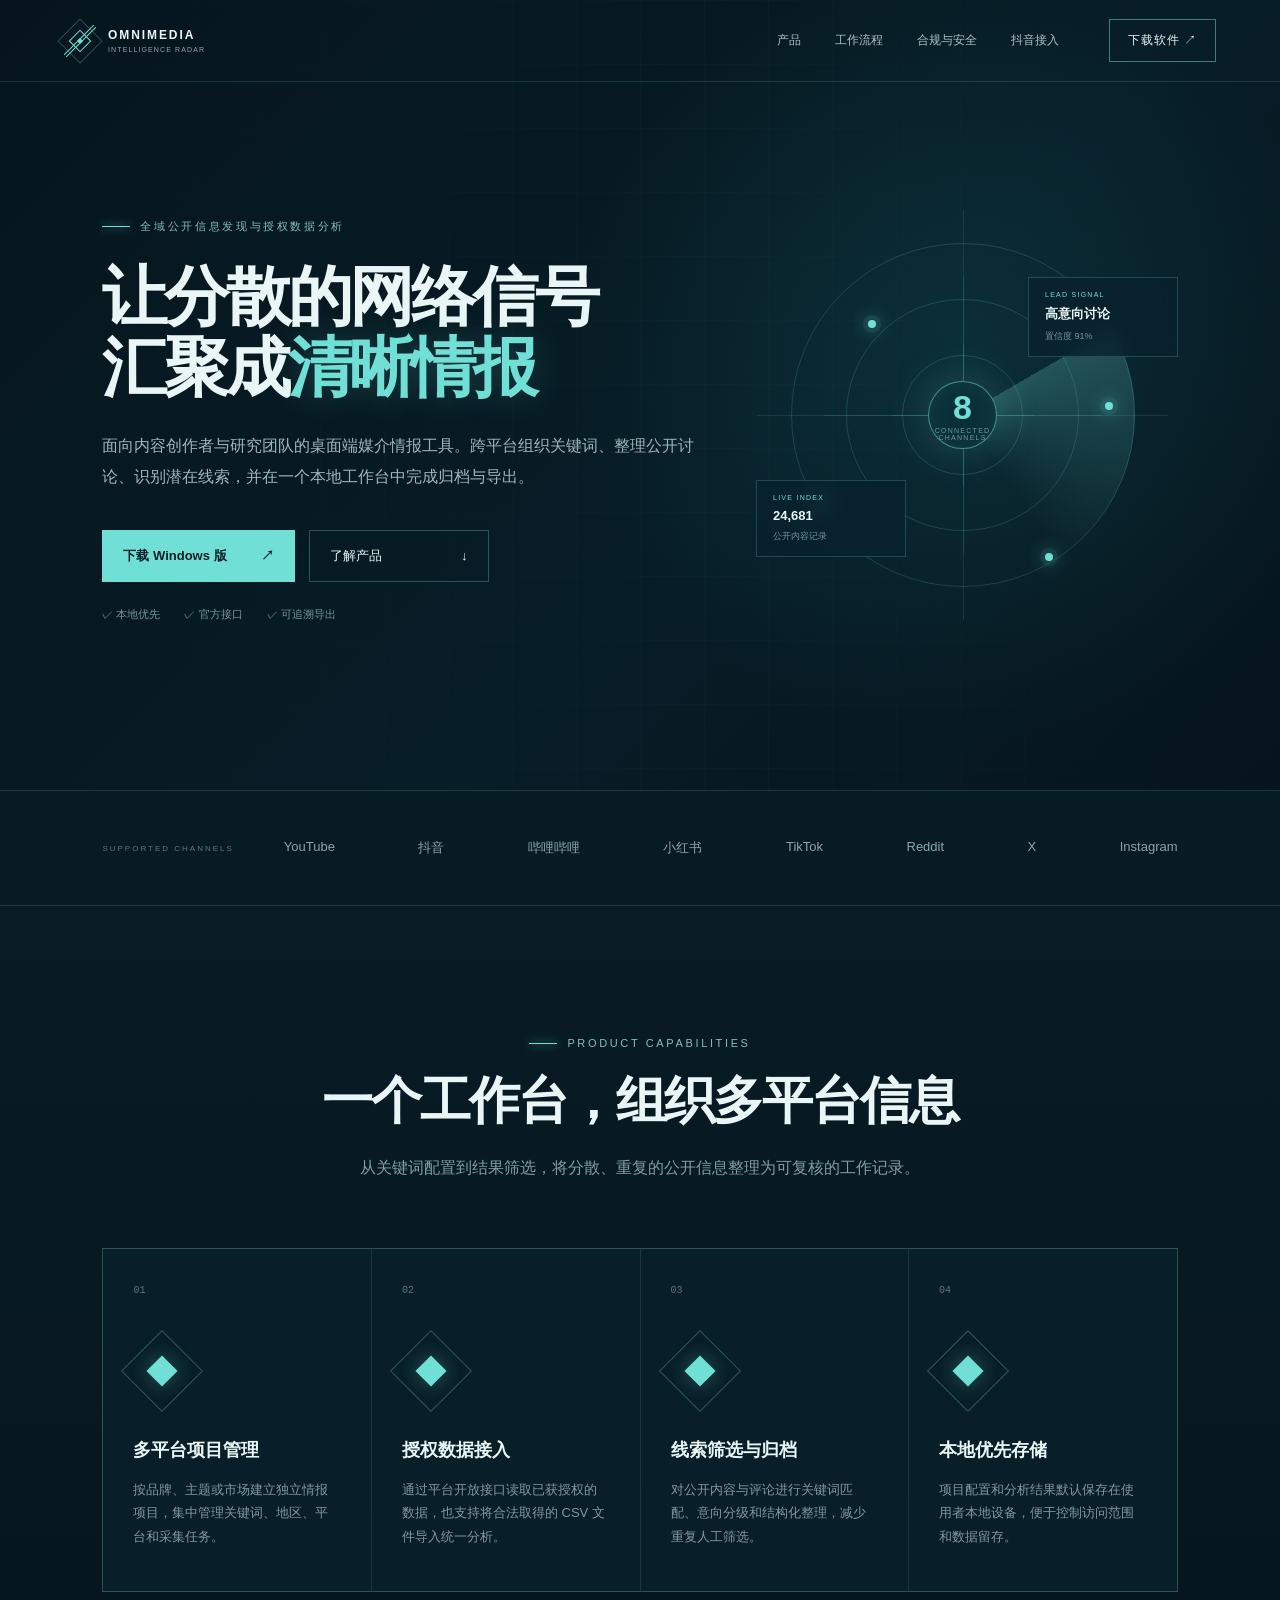
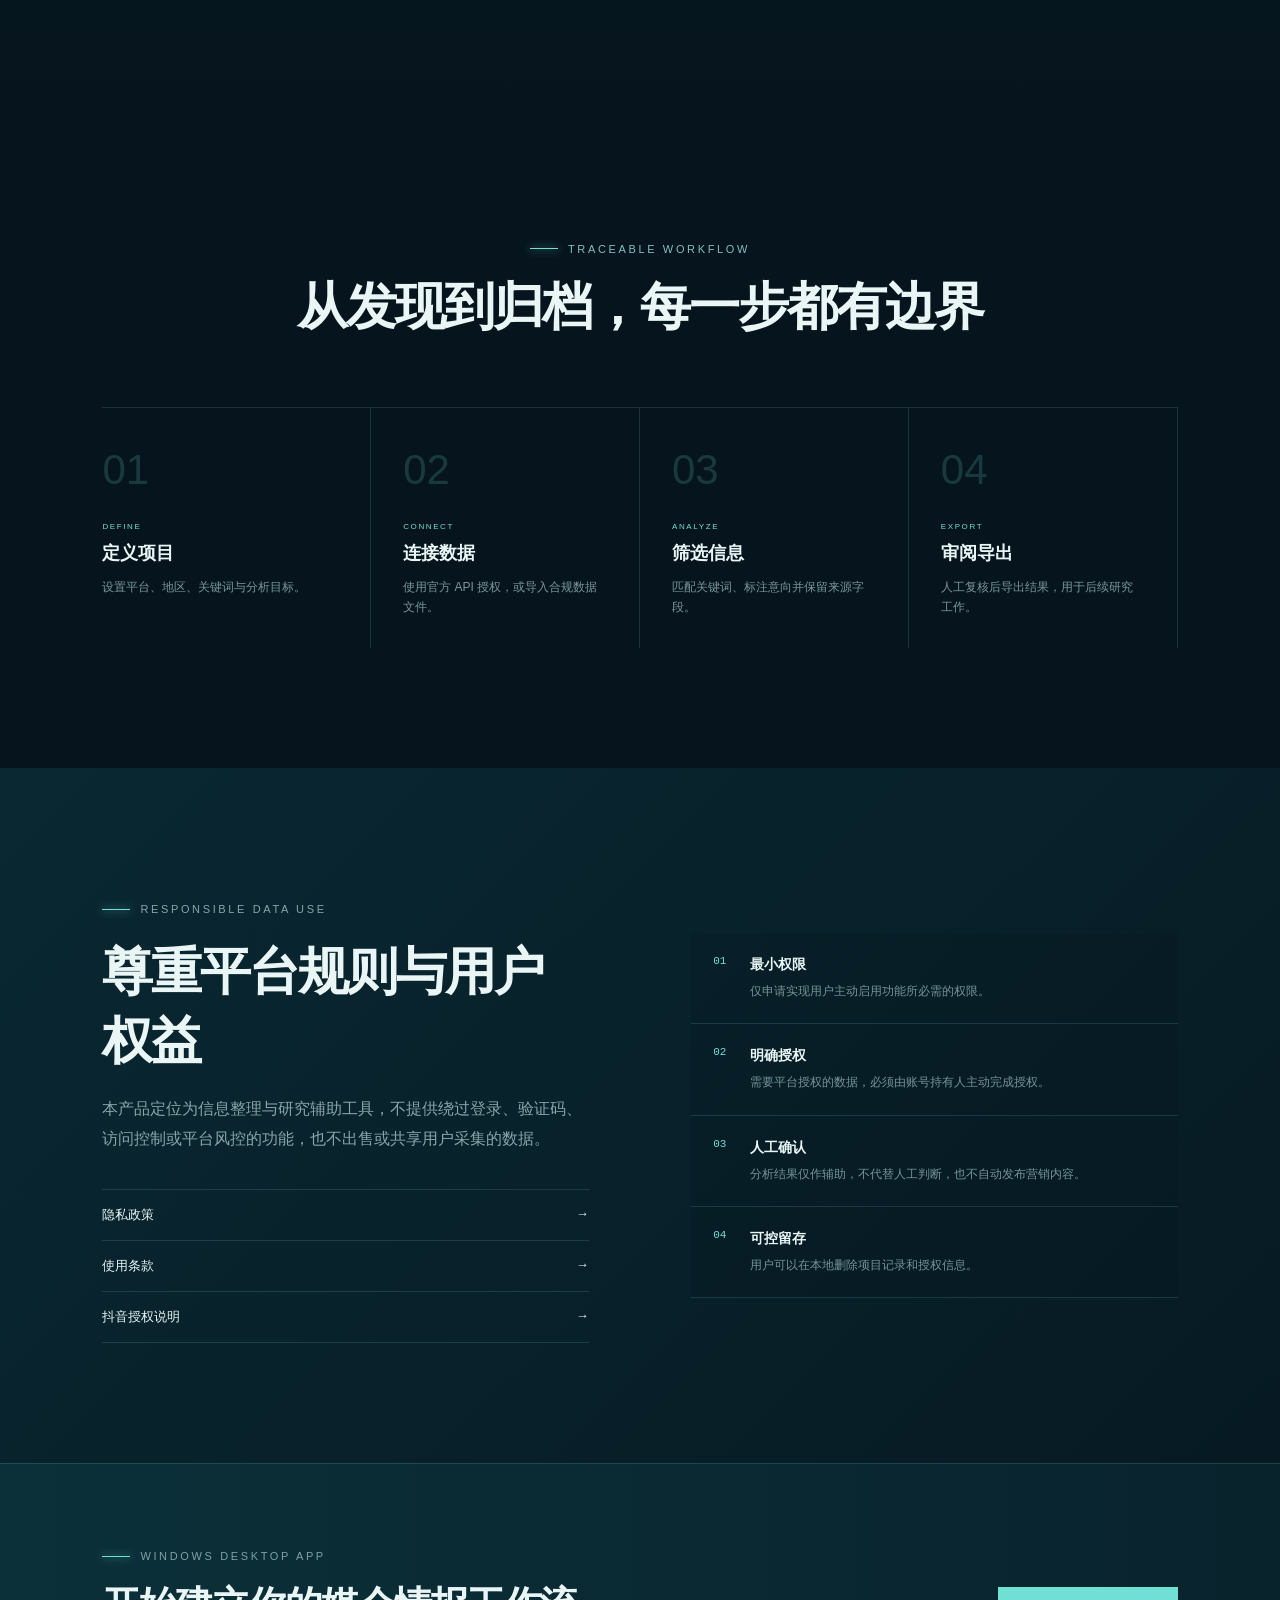
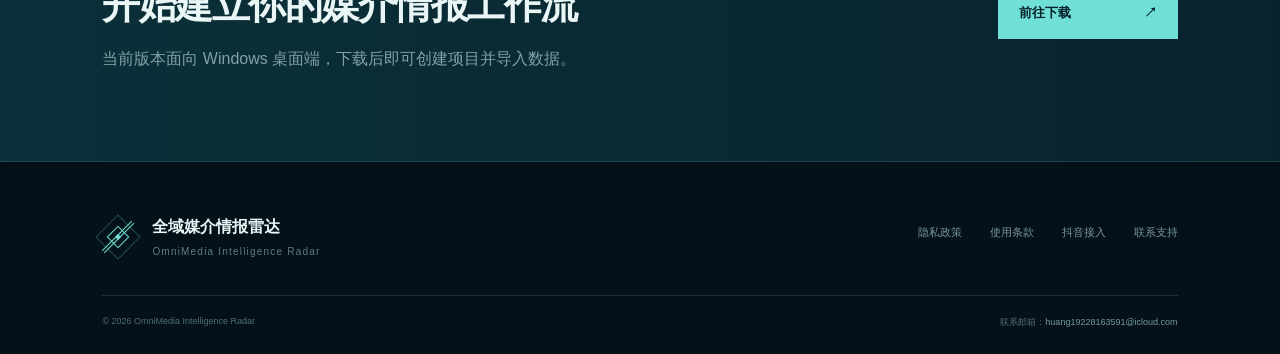
<file: docs/index.html>
<!doctype html><html lang="zh-CN"><head><meta charset="utf-8"><meta name="viewport" content="width=device-width,initial-scale=1"><meta name="description" content="面向内容创作者与研究团队的多平台公开信息发现、授权数据分析与线索整理工具。"><title>全域媒介情报雷达｜OmniMedia Intelligence Radar</title><link rel="stylesheet" href="styles.css"></head><body>
<header class="header"><a class="brand" href="#top"><span class="mark"><i></i></span><span><strong>OMNIMEDIA</strong><small>INTELLIGENCE RADAR</small></span></a><nav><a href="#product">产品</a><a href="#workflow">工作流程</a><a href="#compliance">合规与安全</a><a href="douyin.html">抖音接入</a></nav><a class="topbtn" href="https://github.com/Huangxiting123/antarctica-lead-radar/releases/latest">下载软件 <span>↗</span></a></header>
<main><section class="hero" id="top"><div class="grid"></div><div class="copy"><p class="eyebrow">全域公开信息发现与授权数据分析</p><h1>让分散的网络信号<br>汇聚成<em>清晰情报</em></h1><p class="lead">面向内容创作者与研究团队的桌面端媒介情报工具。跨平台组织关键词、整理公开讨论、识别潜在线索，并在一个本地工作台中完成归档与导出。</p><div class="actions"><a class="button primary" href="https://github.com/Huangxiting123/antarctica-lead-radar/releases/latest">下载 Windows 版 <span>↗</span></a><a class="button secondary" href="#product">了解产品 <span>↓</span></a></div><div class="notes"><span>✓ 本地优先</span><span>✓ 官方接口</span><span>✓ 可追溯导出</span></div></div><div class="radar" aria-label="多平台信号分析示意图"><div class="orbit"></div><div class="orbit o2"></div><div class="orbit o3"></div><div class="sweep"></div><div class="core"><b>8</b><small>CONNECTED<br>CHANNELS</small></div><i class="signal s1"></i><i class="signal s2"></i><i class="signal s3"></i><i class="signal s4"></i><div class="data d1"><small>LEAD SIGNAL</small><strong>高意向讨论</strong><span>置信度 91%</span></div><div class="data d2"><small>LIVE INDEX</small><strong>24,681</strong><span>公开内容记录</span></div></div></section>
<section class="channels"><p>SUPPORTED CHANNELS</p><div><span>YouTube</span><span>抖音</span><span>哔哩哔哩</span><span>小红书</span><span>TikTok</span><span>Reddit</span><span>X</span><span>Instagram</span></div></section>
<section class="section features" id="product"><div class="heading"><p class="eyebrow">PRODUCT CAPABILITIES</p><h2>一个工作台，组织多平台信息</h2><p>从关键词配置到结果筛选，将分散、重复的公开信息整理为可复核的工作记录。</p></div><div class="cards"><article class="card"><span class="idx">01</span><div class="icon"></div><h3>多平台项目管理</h3><p>按品牌、主题或市场建立独立情报项目，集中管理关键词、地区、平台和采集任务。</p></article><article class="card"><span class="idx">02</span><div class="icon"></div><h3>授权数据接入</h3><p>通过平台开放接口读取已获授权的数据，也支持将合法取得的 CSV 文件导入统一分析。</p></article><article class="card"><span class="idx">03</span><div class="icon"></div><h3>线索筛选与归档</h3><p>对公开内容与评论进行关键词匹配、意向分级和结构化整理，减少重复人工筛选。</p></article><article class="card"><span class="idx">04</span><div class="icon"></div><h3>本地优先存储</h3><p>项目配置和分析结果默认保存在使用者本地设备，便于控制访问范围和数据留存。</p></article></div></section>
<section class="section" id="workflow"><div class="heading"><p class="eyebrow">TRACEABLE WORKFLOW</p><h2>从发现到归档，每一步都有边界</h2></div><div class="steps"><article><b>01</b><span>DEFINE</span><h3>定义项目</h3><p>设置平台、地区、关键词与分析目标。</p></article><article><b>02</b><span>CONNECT</span><h3>连接数据</h3><p>使用官方 API 授权，或导入合规数据文件。</p></article><article><b>03</b><span>ANALYZE</span><h3>筛选信息</h3><p>匹配关键词、标注意向并保留来源字段。</p></article><article><b>04</b><span>EXPORT</span><h3>审阅导出</h3><p>人工复核后导出结果，用于后续研究工作。</p></article></div></section>
<section class="section policy" id="compliance"><div class="policygrid"><div><p class="eyebrow">RESPONSIBLE DATA USE</p><h2>尊重平台规则与用户权益</h2><p>本产品定位为信息整理与研究辅助工具，不提供绕过登录、验证码、访问控制或平台风控的功能，也不出售或共享用户采集的数据。</p><div class="policylinks"><a href="privacy.html">隐私政策 <span>→</span></a><a href="terms.html">使用条款 <span>→</span></a><a href="douyin.html">抖音授权说明 <span>→</span></a></div></div><div class="rules"><article><span>01</span><div><strong>最小权限</strong><p>仅申请实现用户主动启用功能所必需的权限。</p></div></article><article><span>02</span><div><strong>明确授权</strong><p>需要平台授权的数据，必须由账号持有人主动完成授权。</p></div></article><article><span>03</span><div><strong>人工确认</strong><p>分析结果仅作辅助，不代替人工判断，也不自动发布营销内容。</p></div></article><article><span>04</span><div><strong>可控留存</strong><p>用户可以在本地删除项目记录和授权信息。</p></div></article></div></div></section>
<section class="cta"><div><p class="eyebrow">WINDOWS DESKTOP APP</p><h2>开始建立你的媒介情报工作流</h2><p>当前版本面向 Windows 桌面端，下载后即可创建项目并导入数据。</p></div><a class="button primary" href="https://github.com/Huangxiting123/antarctica-lead-radar/releases/latest">前往下载 <span>↗</span></a></section></main>
<footer><div class="footbrand"><span class="mark"><i></i></span><div><strong>全域媒介情报雷达</strong><small>OmniMedia Intelligence Radar</small></div></div><div class="footlinks"><a href="privacy.html">隐私政策</a><a href="terms.html">使用条款</a><a href="douyin.html">抖音接入</a><a href="mailto:huang19228163591@icloud.com">联系支持</a></div><div class="copyright"><span>© 2026 OmniMedia Intelligence Radar</span><span>联系邮箱：<a href="mailto:huang19228163591@icloud.com">huang19228163591@icloud.com</a></span></div></footer>
</body></html>
</file>
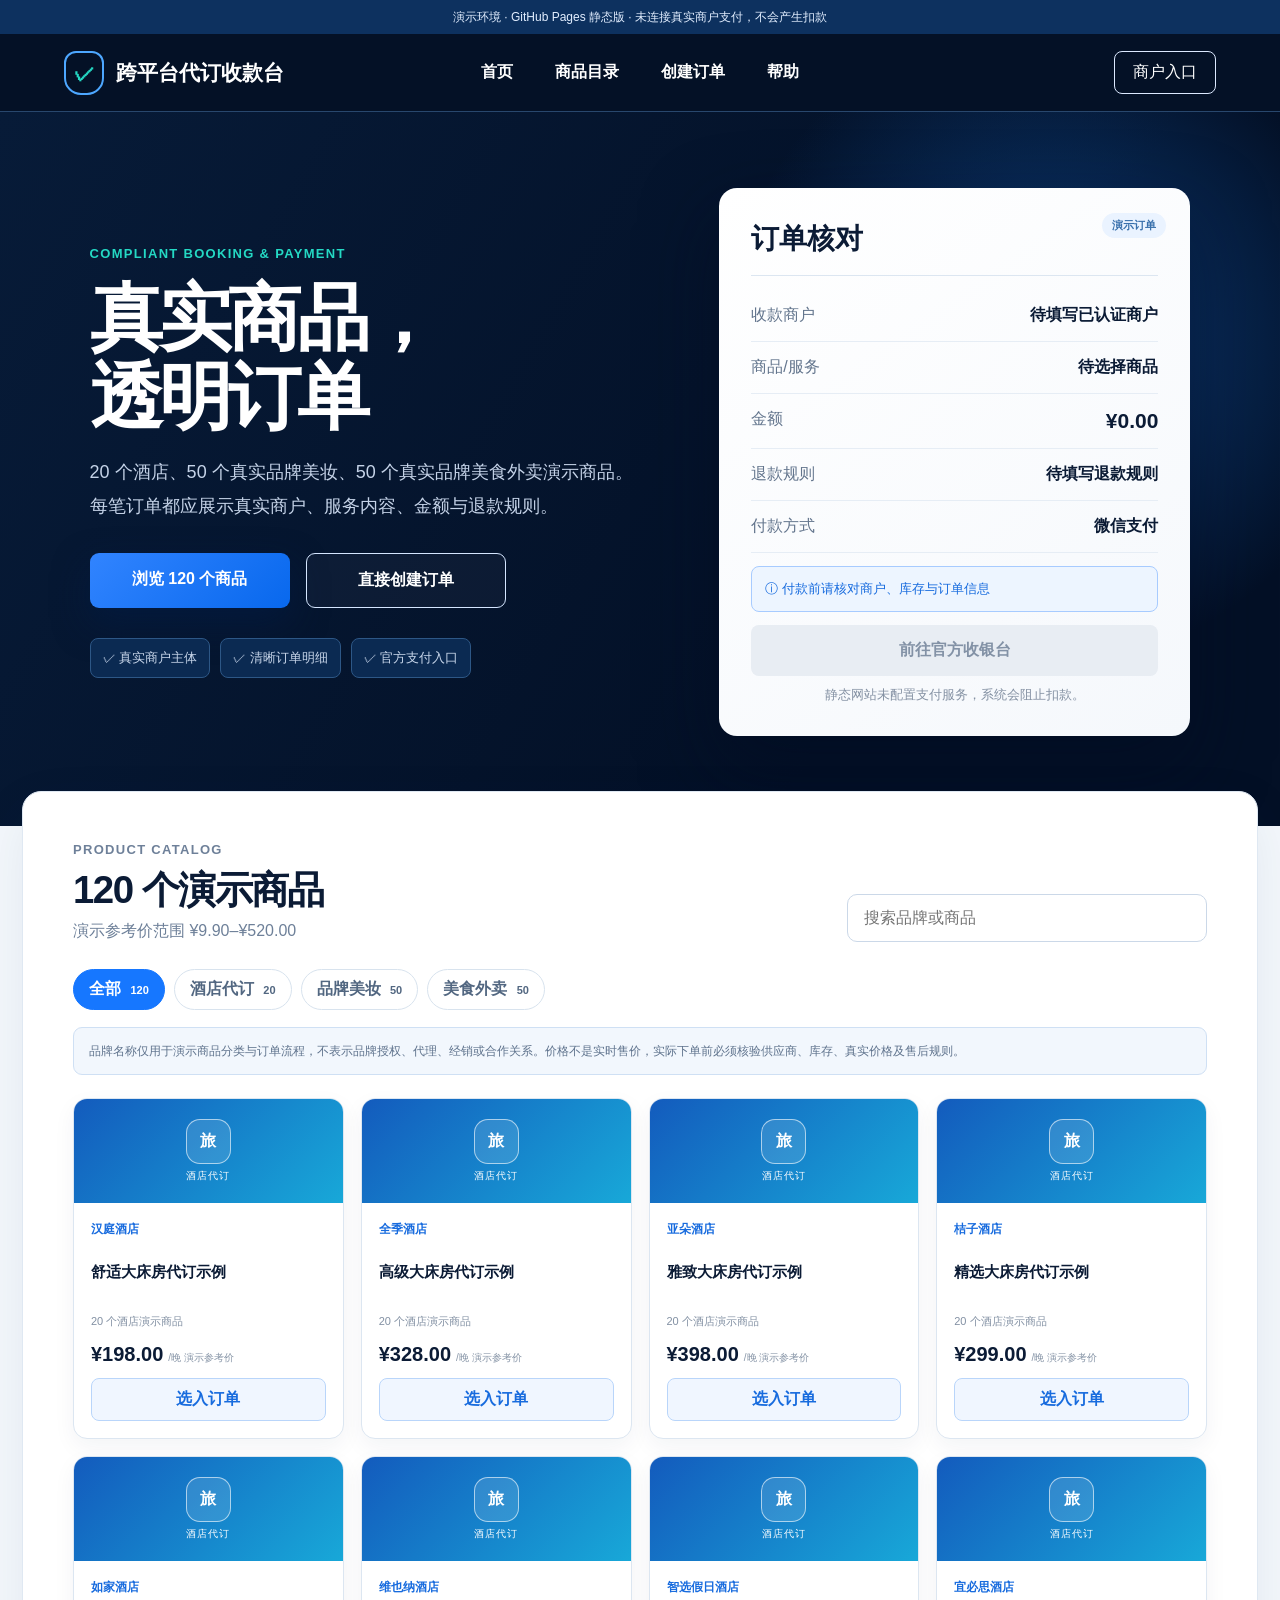
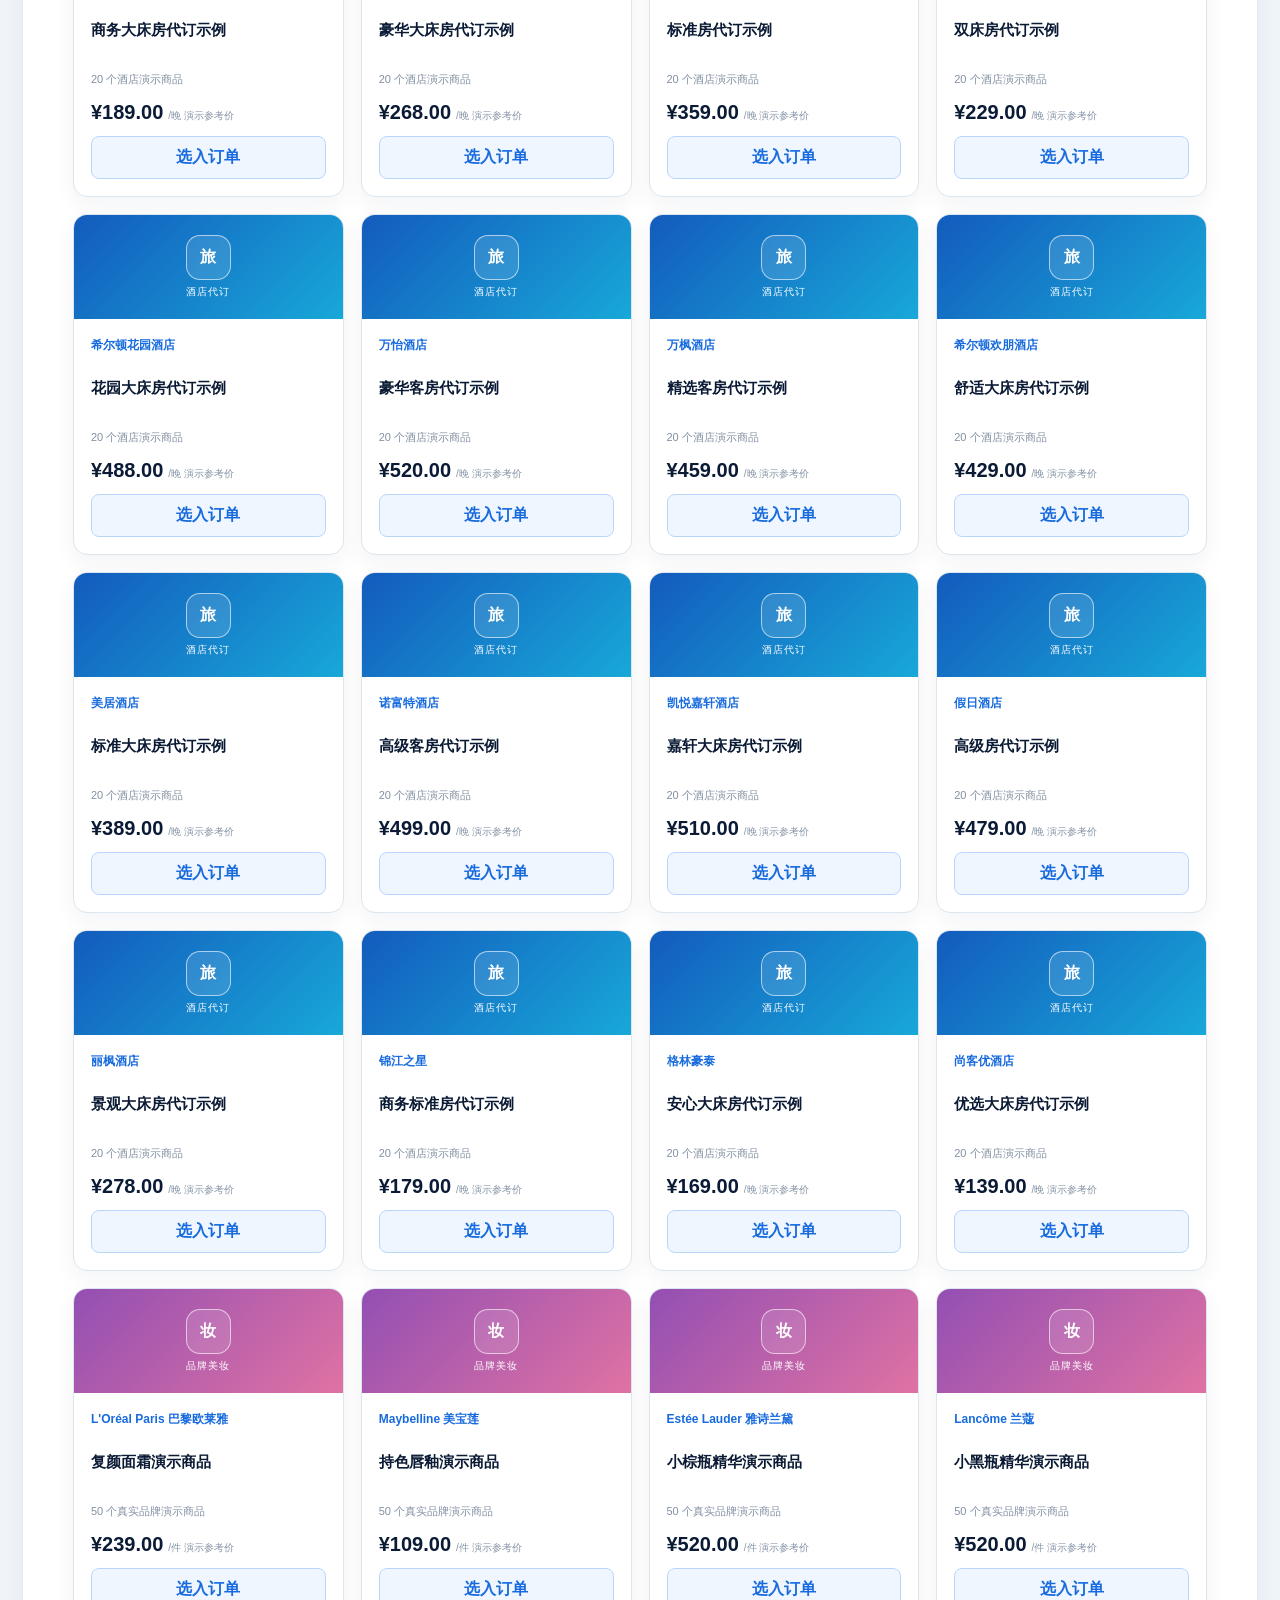
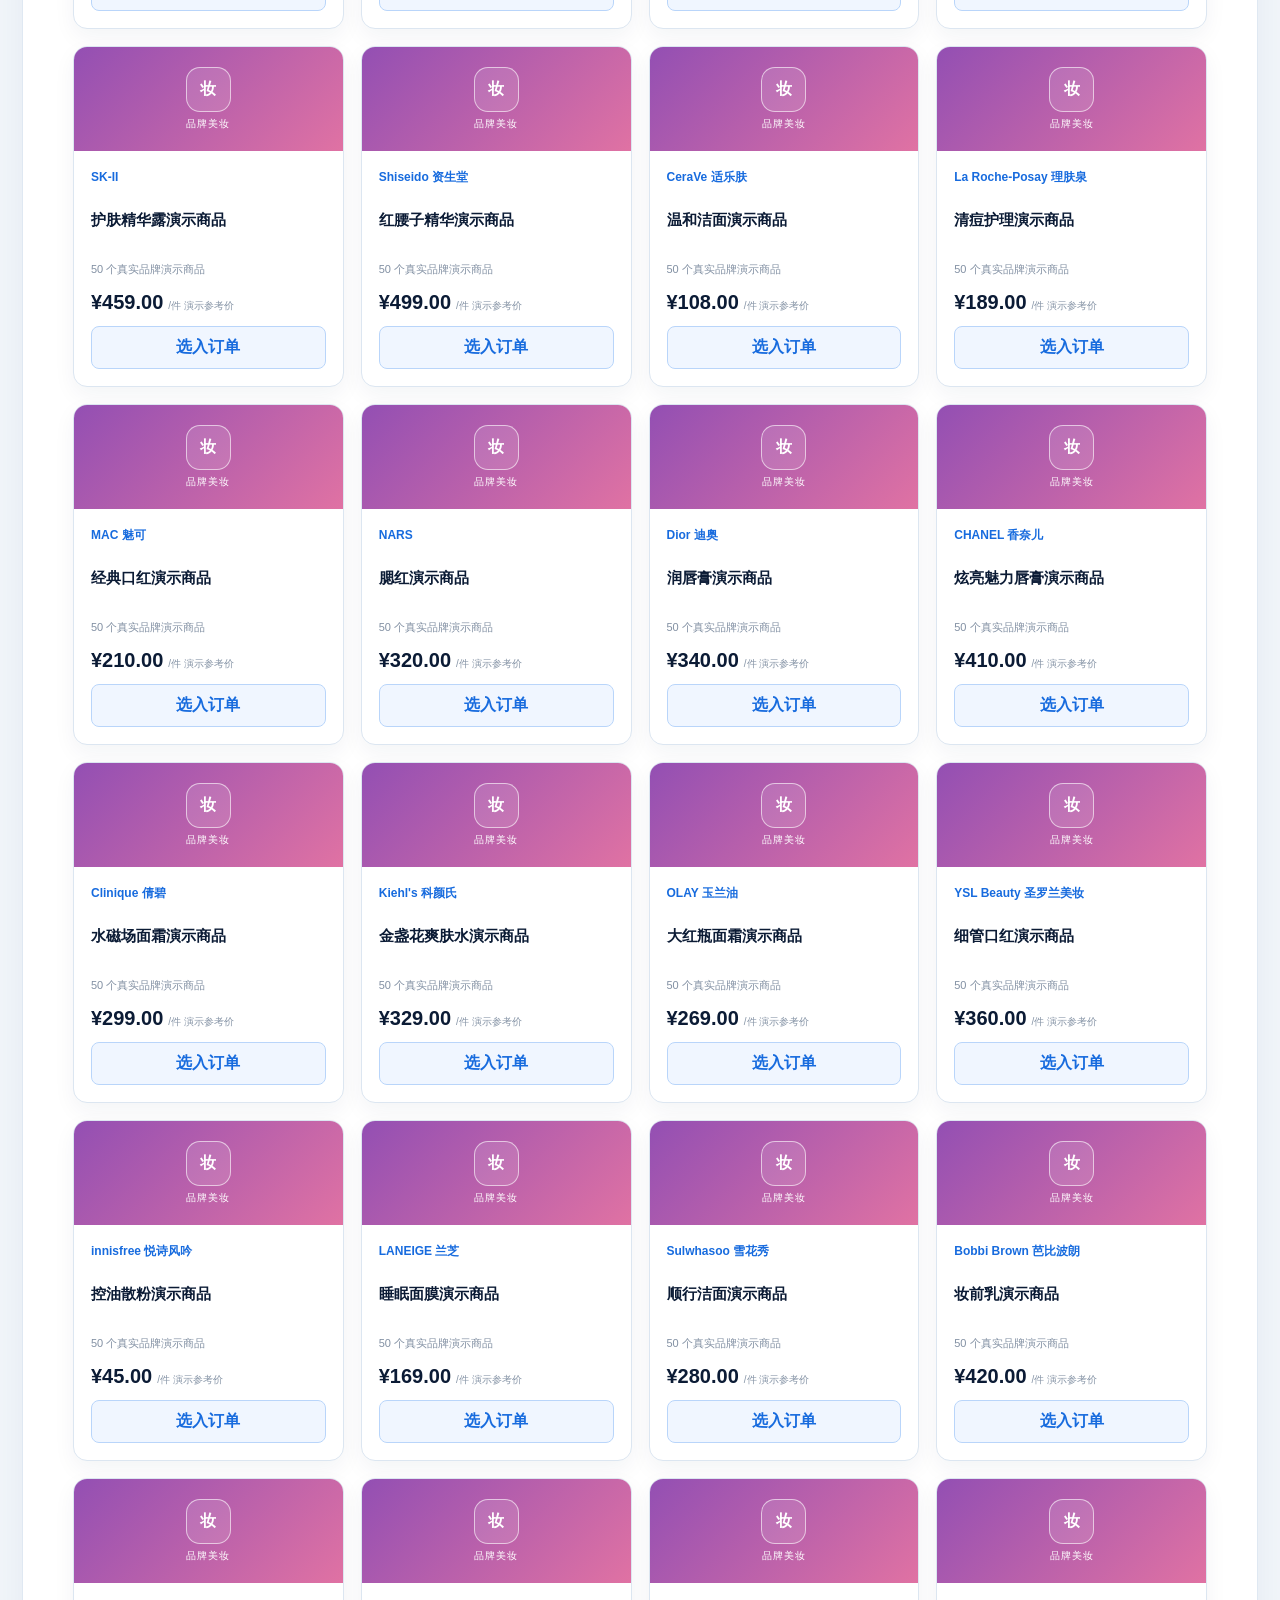
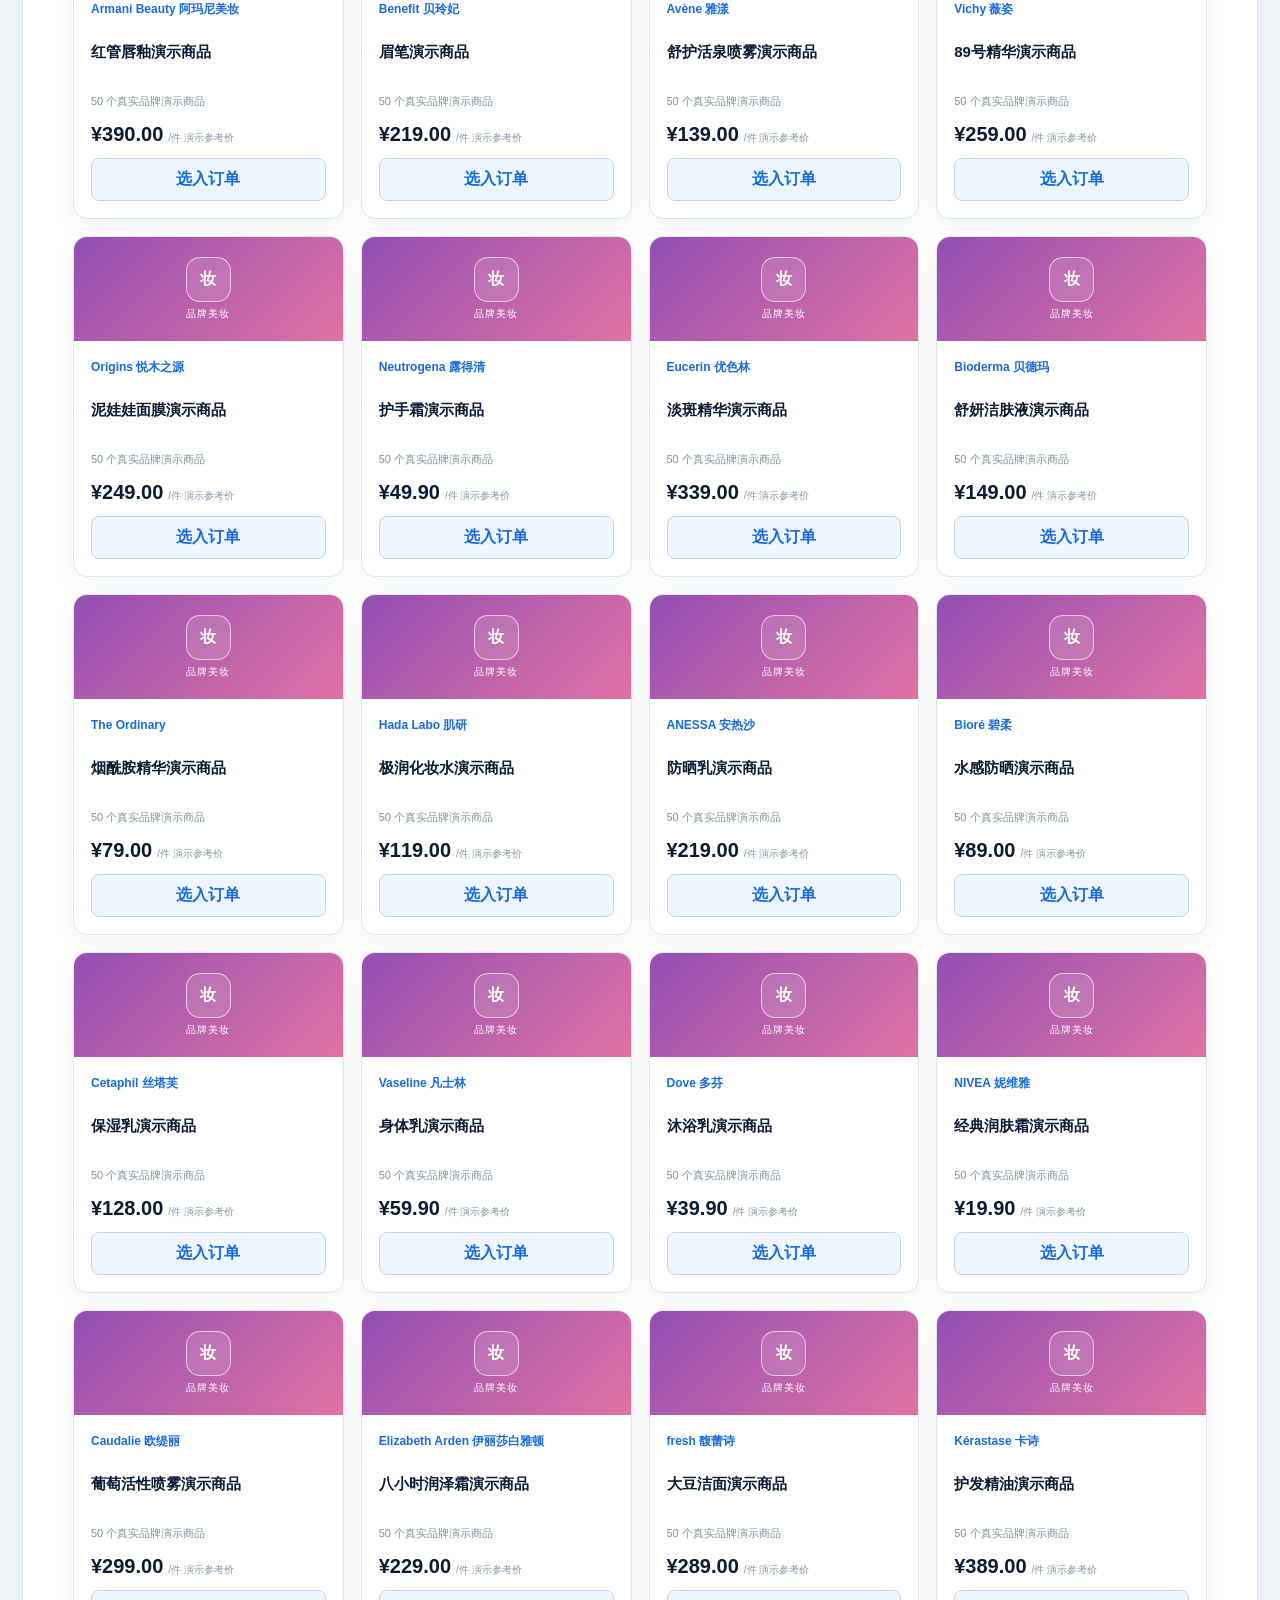
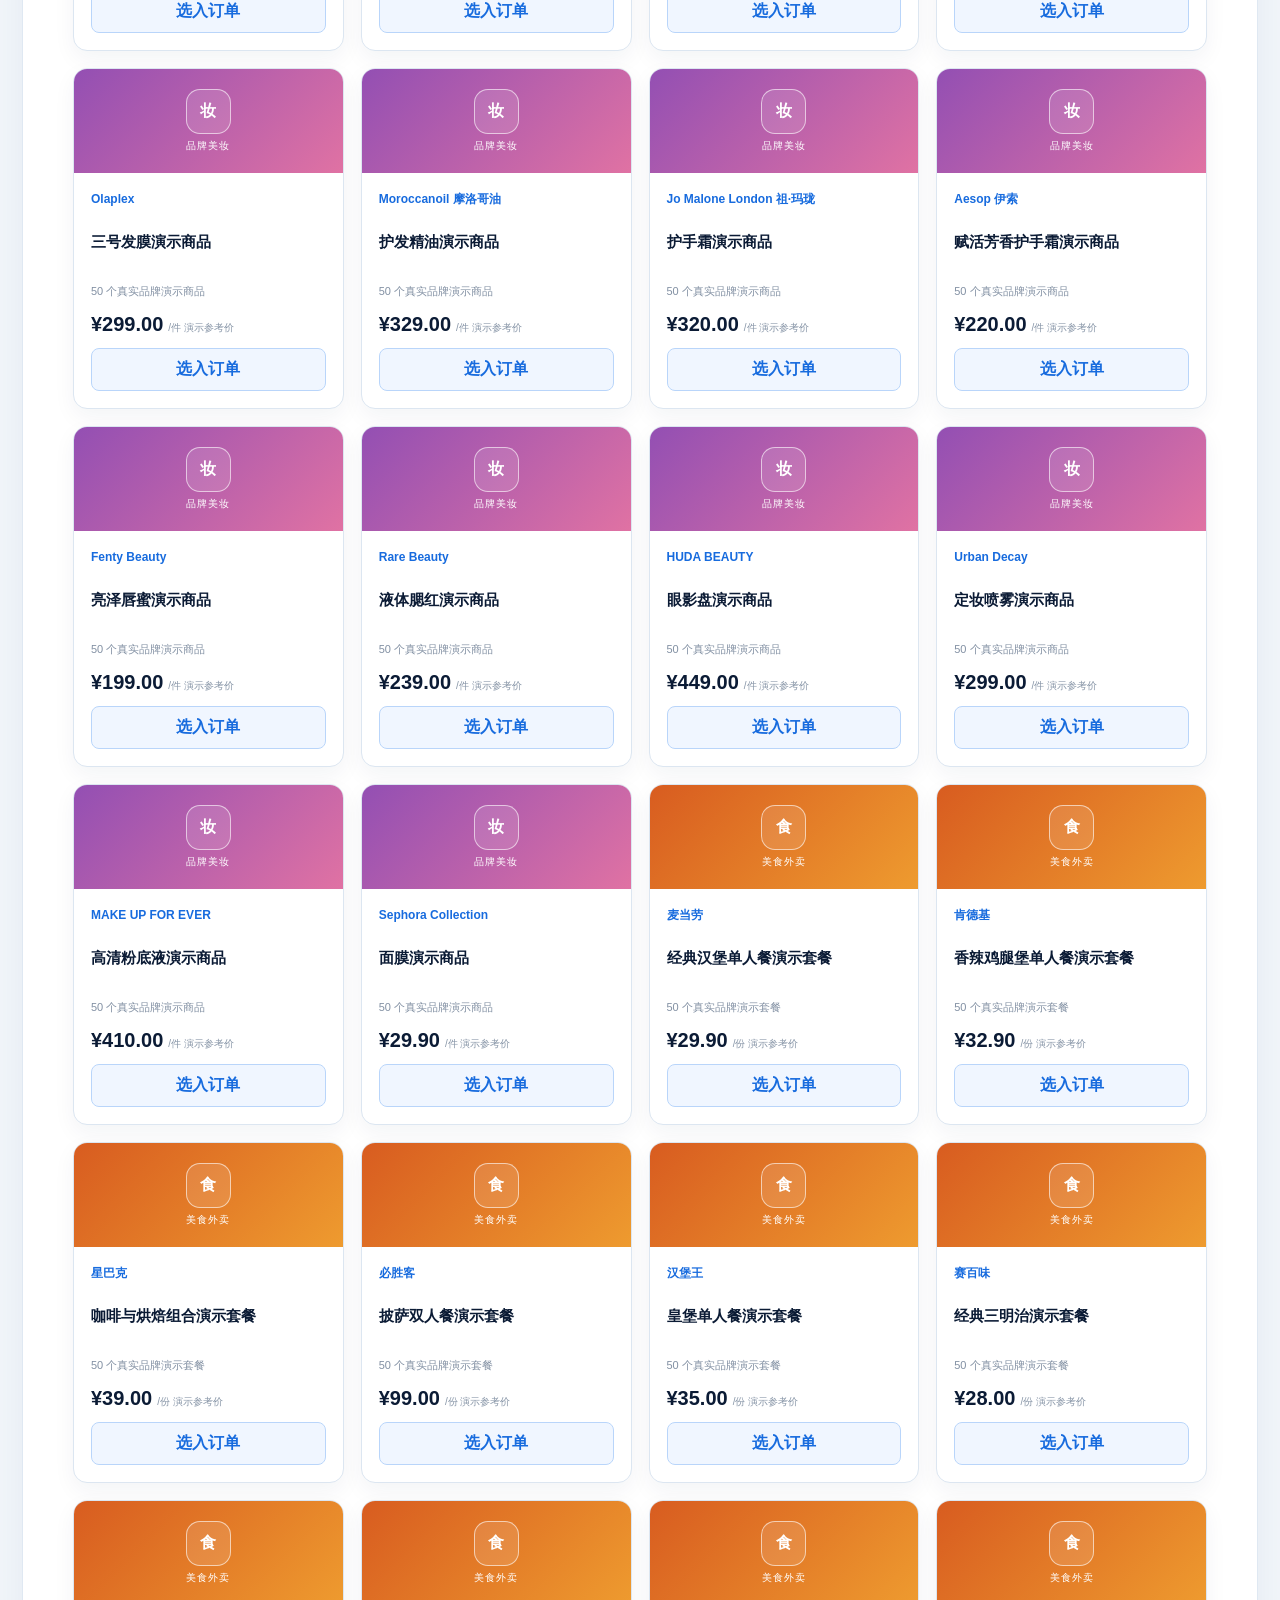
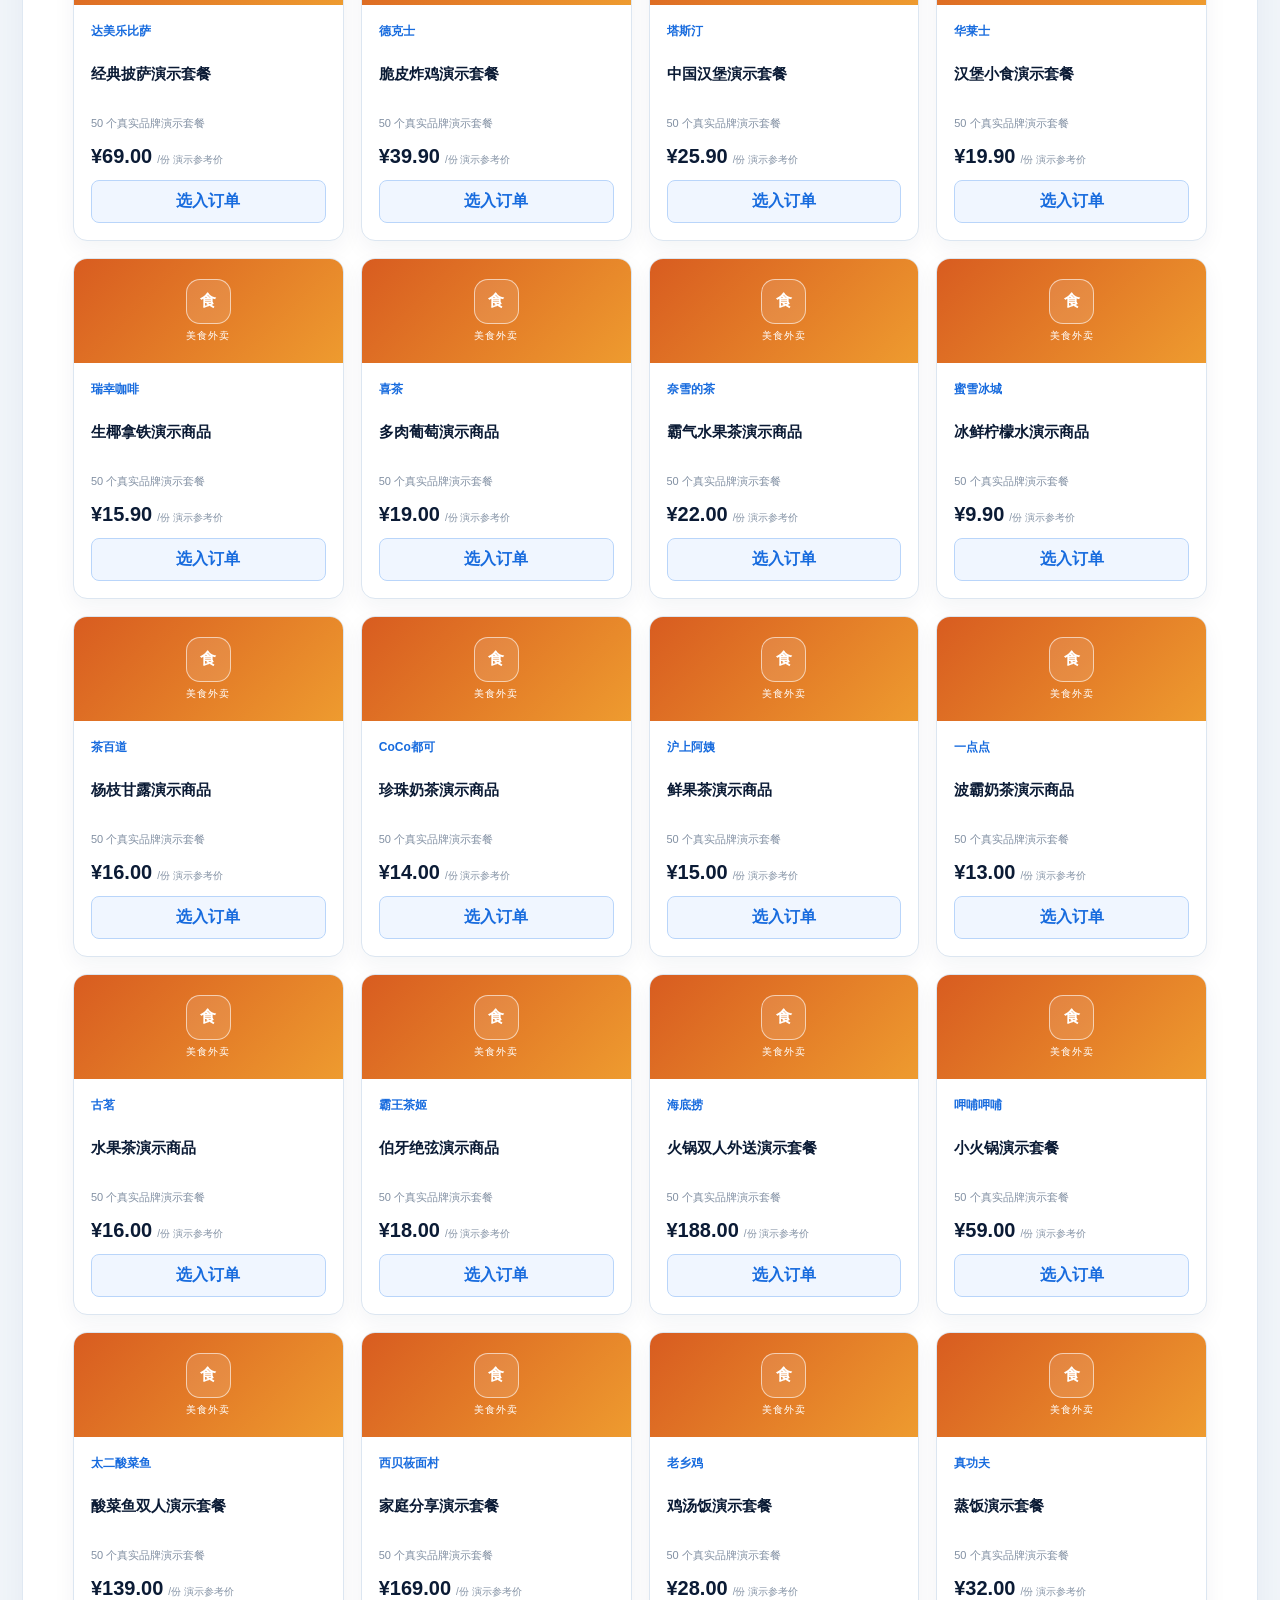
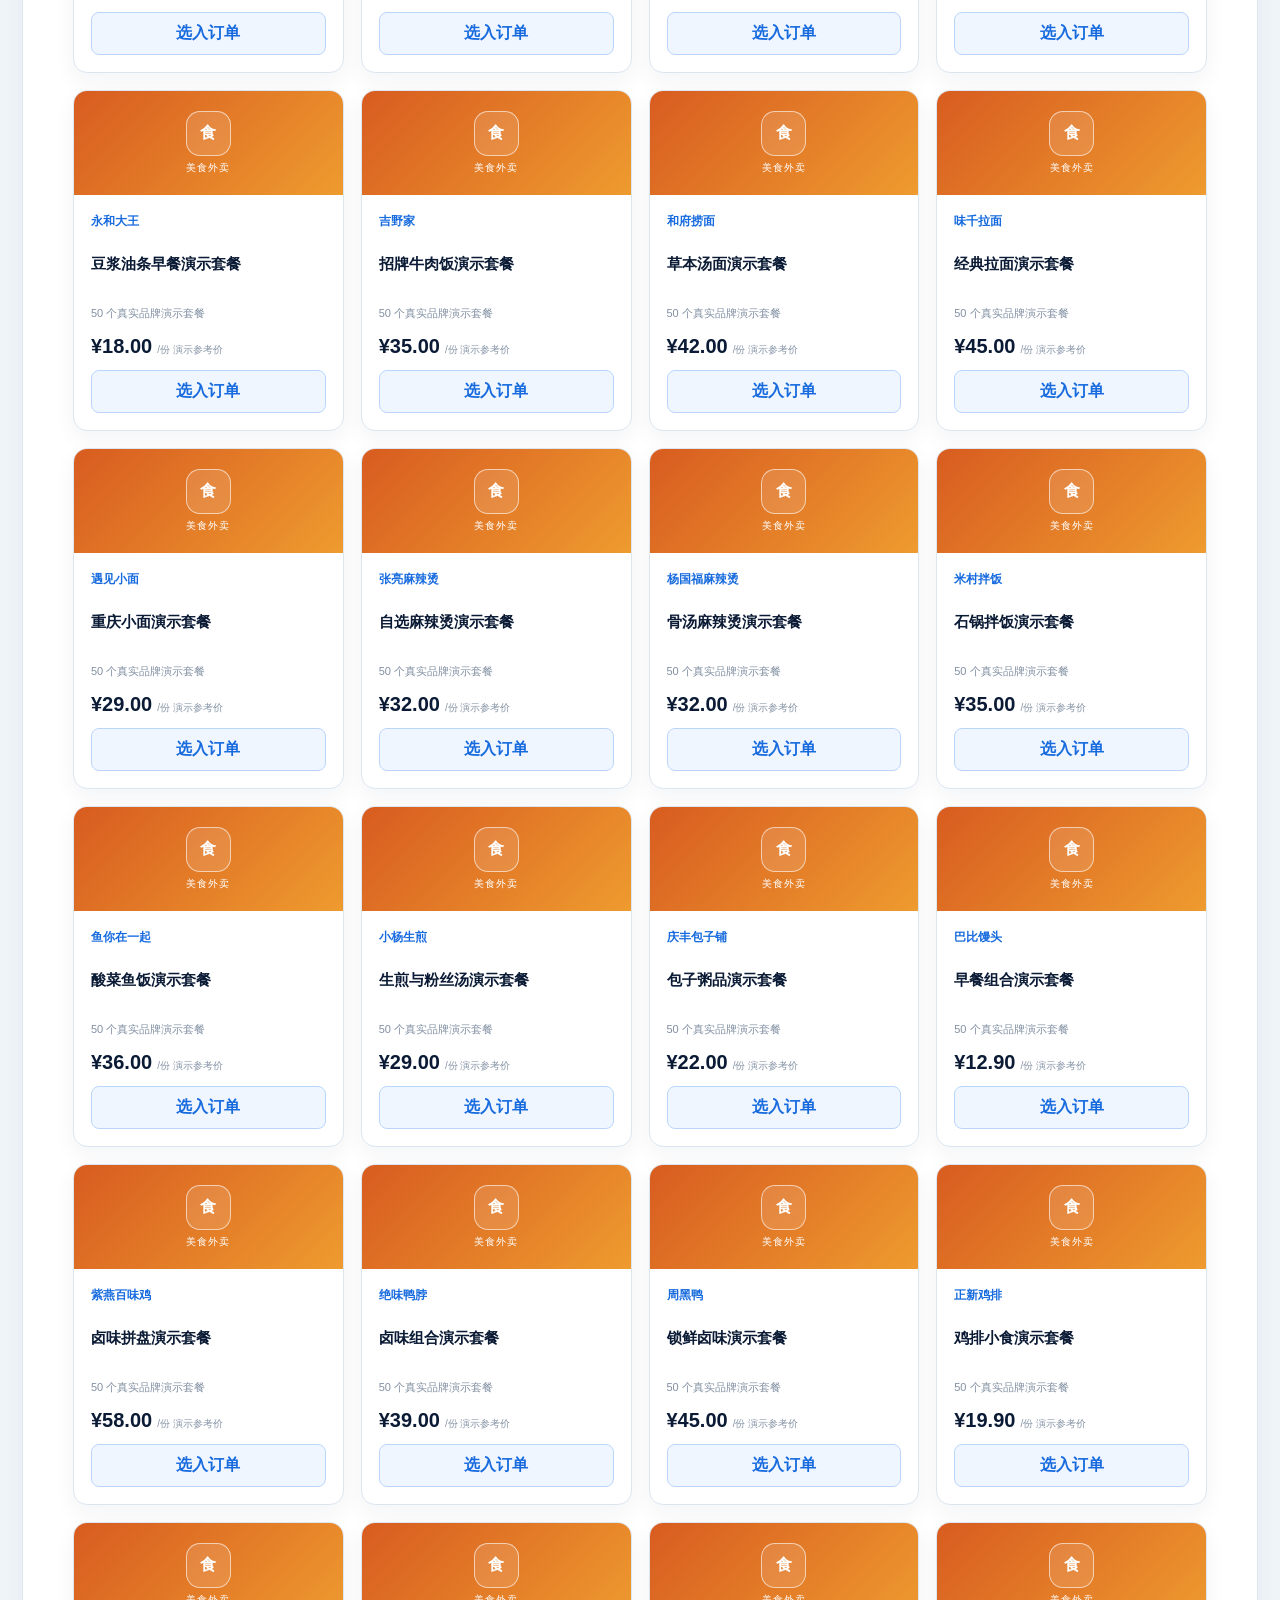
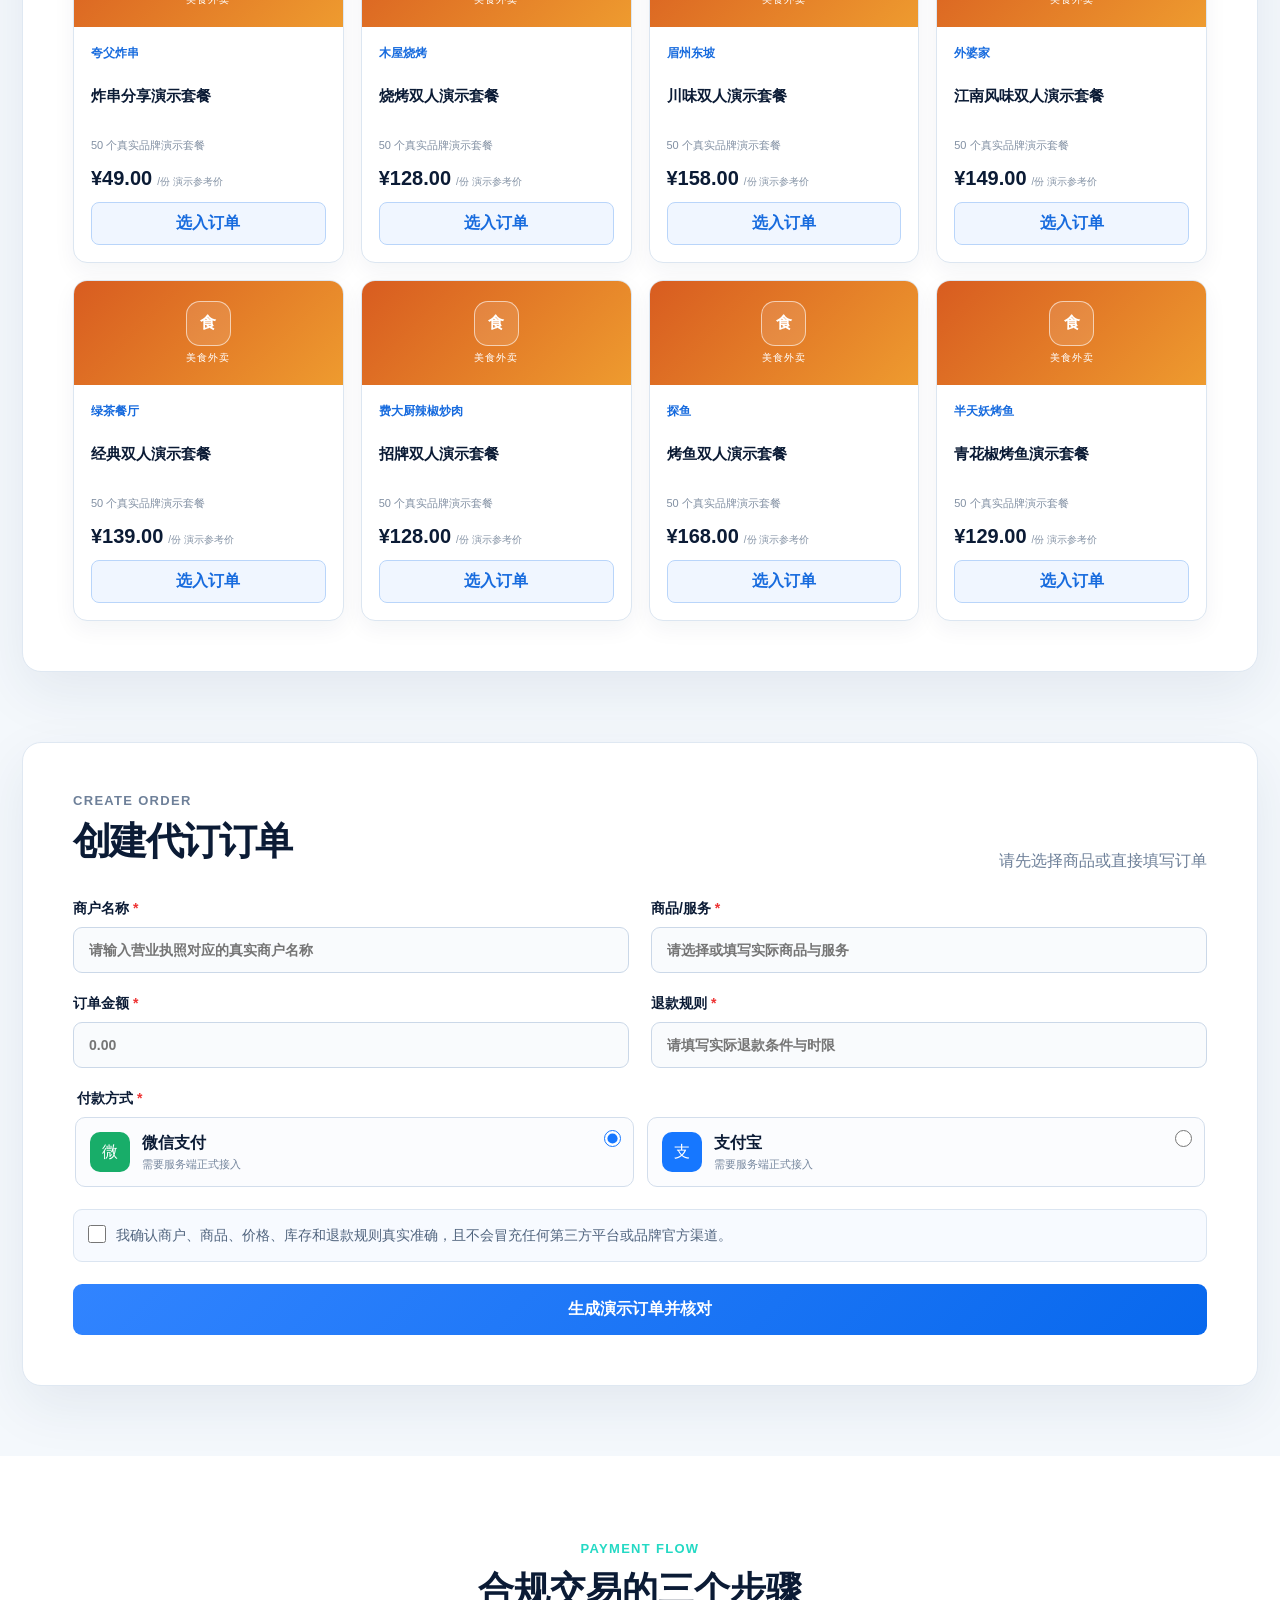
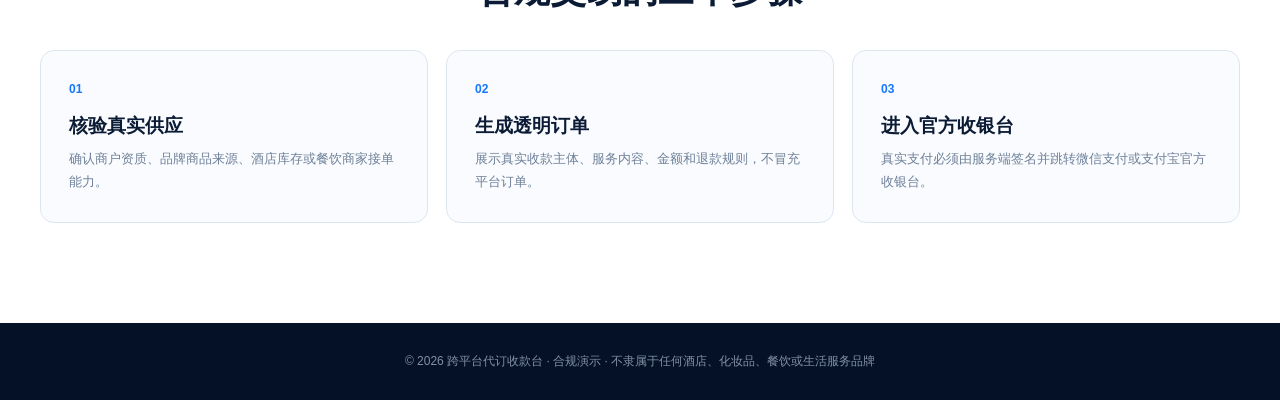
<file: official-order-pay/index.html>
<!doctype html>
<html lang="zh-CN">
<head>
  <meta charset="utf-8">
  <meta name="viewport" content="width=device-width,initial-scale=1">
  <meta name="description" content="合规代订演示商品目录与订单创建页面">
  <title>跨平台代订收款台｜120个演示商品</title>
  <link rel="stylesheet" href="./styles.css">
</head>
<body>
  <div class="env">演示环境 · GitHub Pages 静态版 · 未连接真实商户支付，不会产生扣款</div>
  <header>
    <a class="brand" href="#top"><span>✓</span>跨平台代订收款台</a>
    <nav><a href="#top">首页</a><a href="#catalog">商品目录</a><a href="#order">创建订单</a><a href="#help">帮助</a></nav>
    <a class="outline" href="#order">商户入口</a>
  </header>
  <main id="top">
    <section class="hero">
      <div class="hero-copy">
        <p class="kicker">COMPLIANT BOOKING & PAYMENT</p>
        <h1>真实商品，<br>透明订单</h1>
        <p class="lead">20 个酒店、50 个真实品牌美妆、50 个真实品牌美食外卖演示商品。每笔订单都应展示真实商户、服务内容、金额与退款规则。</p>
        <div class="actions"><a class="primary" href="#catalog">浏览 120 个商品</a><a class="secondary" href="#order">直接创建订单</a></div>
        <div class="trust"><span>✓ 真实商户主体</span><span>✓ 清晰订单明细</span><span>✓ 官方支付入口</span></div>
      </div>
      <aside class="summary">
        <div class="badge" id="order-state">演示订单</div>
        <h2>订单核对</h2>
        <dl>
          <div><dt>收款商户</dt><dd id="s-merchant">待填写已认证商户</dd></div>
          <div><dt>商品/服务</dt><dd id="s-service">待选择商品</dd></div>
          <div><dt>金额</dt><dd class="amount" id="s-amount">¥0.00</dd></div>
          <div><dt>退款规则</dt><dd id="s-refund">待填写退款规则</dd></div>
          <div><dt>付款方式</dt><dd id="s-method">微信支付</dd></div>
        </dl>
        <p class="tip">ⓘ 付款前请核对商户、库存与订单信息</p>
        <button id="cashier" disabled>前往官方收银台</button>
        <small>静态网站未配置支付服务，系统会阻止扣款。</small>
      </aside>
    </section>

    <section class="catalog shell" id="catalog">
      <div class="section-head"><div><p class="kicker">PRODUCT CATALOG</p><h2>120 个演示商品</h2><p>演示参考价范围 ¥9.90–¥520.00</p></div><input id="search" type="search" placeholder="搜索品牌或商品" aria-label="搜索品牌或商品"></div>
      <div class="tabs" role="group" aria-label="商品分类"><button class="active" data-category="all">全部 <b>120</b></button><button data-category="hotel">酒店代订 <b>20</b></button><button data-category="beauty">品牌美妆 <b>50</b></button><button data-category="food">美食外卖 <b>50</b></button></div>
      <p class="legal">品牌名称仅用于演示商品分类与订单流程，不表示品牌授权、代理、经销或合作关系。价格不是实时售价，实际下单前必须核验供应商、库存、真实价格及售后规则。</p>
      <div class="grid" id="product-grid"></div>
      <p class="empty" id="empty" hidden>没有找到匹配商品，请更换关键词。</p>
    </section>

    <section class="order shell" id="order">
      <div class="section-head"><div><p class="kicker">CREATE ORDER</p><h2>创建代订订单</h2></div><p id="selected-label">请先选择商品或直接填写订单</p></div>
      <form id="order-form" novalidate>
        <label>商户名称 <b>*</b><input id="merchant" required placeholder="请输入营业执照对应的真实商户名称"></label>
        <label>商品/服务 <b>*</b><input id="service" required placeholder="请选择或填写实际商品与服务"></label>
        <label>订单金额 <b>*</b><input id="amount" type="number" min="0.01" max="520" step="0.01" required placeholder="0.00"></label>
        <label>退款规则 <b>*</b><input id="refund" required placeholder="请填写实际退款条件与时限"></label>
        <fieldset><legend>付款方式 <b>*</b></legend><label class="pay"><input type="radio" name="method" value="微信支付" checked><span class="paymark wx">微</span><span><strong>微信支付</strong><small>需要服务端正式接入</small></span></label><label class="pay"><input type="radio" name="method" value="支付宝"><span class="paymark ali">支</span><span><strong>支付宝</strong><small>需要服务端正式接入</small></span></label></fieldset>
        <label class="confirm"><input id="confirm" type="checkbox"><span>我确认商户、商品、价格、库存和退款规则真实准确，且不会冒充任何第三方平台或品牌官方渠道。</span></label>
        <p id="notice" class="notice" role="status" hidden></p>
        <button class="submit" type="submit">生成演示订单并核对</button>
      </form>
    </section>

    <section class="steps" id="help"><p class="kicker">PAYMENT FLOW</p><h2>合规交易的三个步骤</h2><div><article><i>01</i><h3>核验真实供应</h3><p>确认商户资质、品牌商品来源、酒店库存或餐饮商家接单能力。</p></article><article><i>02</i><h3>生成透明订单</h3><p>展示真实收款主体、服务内容、金额和退款规则，不冒充平台订单。</p></article><article><i>03</i><h3>进入官方收银台</h3><p>真实支付必须由服务端签名并跳转微信支付或支付宝官方收银台。</p></article></div></section>
  </main>
  <footer>© 2026 跨平台代订收款台 · 合规演示 · 不隶属于任何酒店、化妆品、餐饮或生活服务品牌</footer>
  <script src="./app.js"></script>
</body>
</html>
</file>
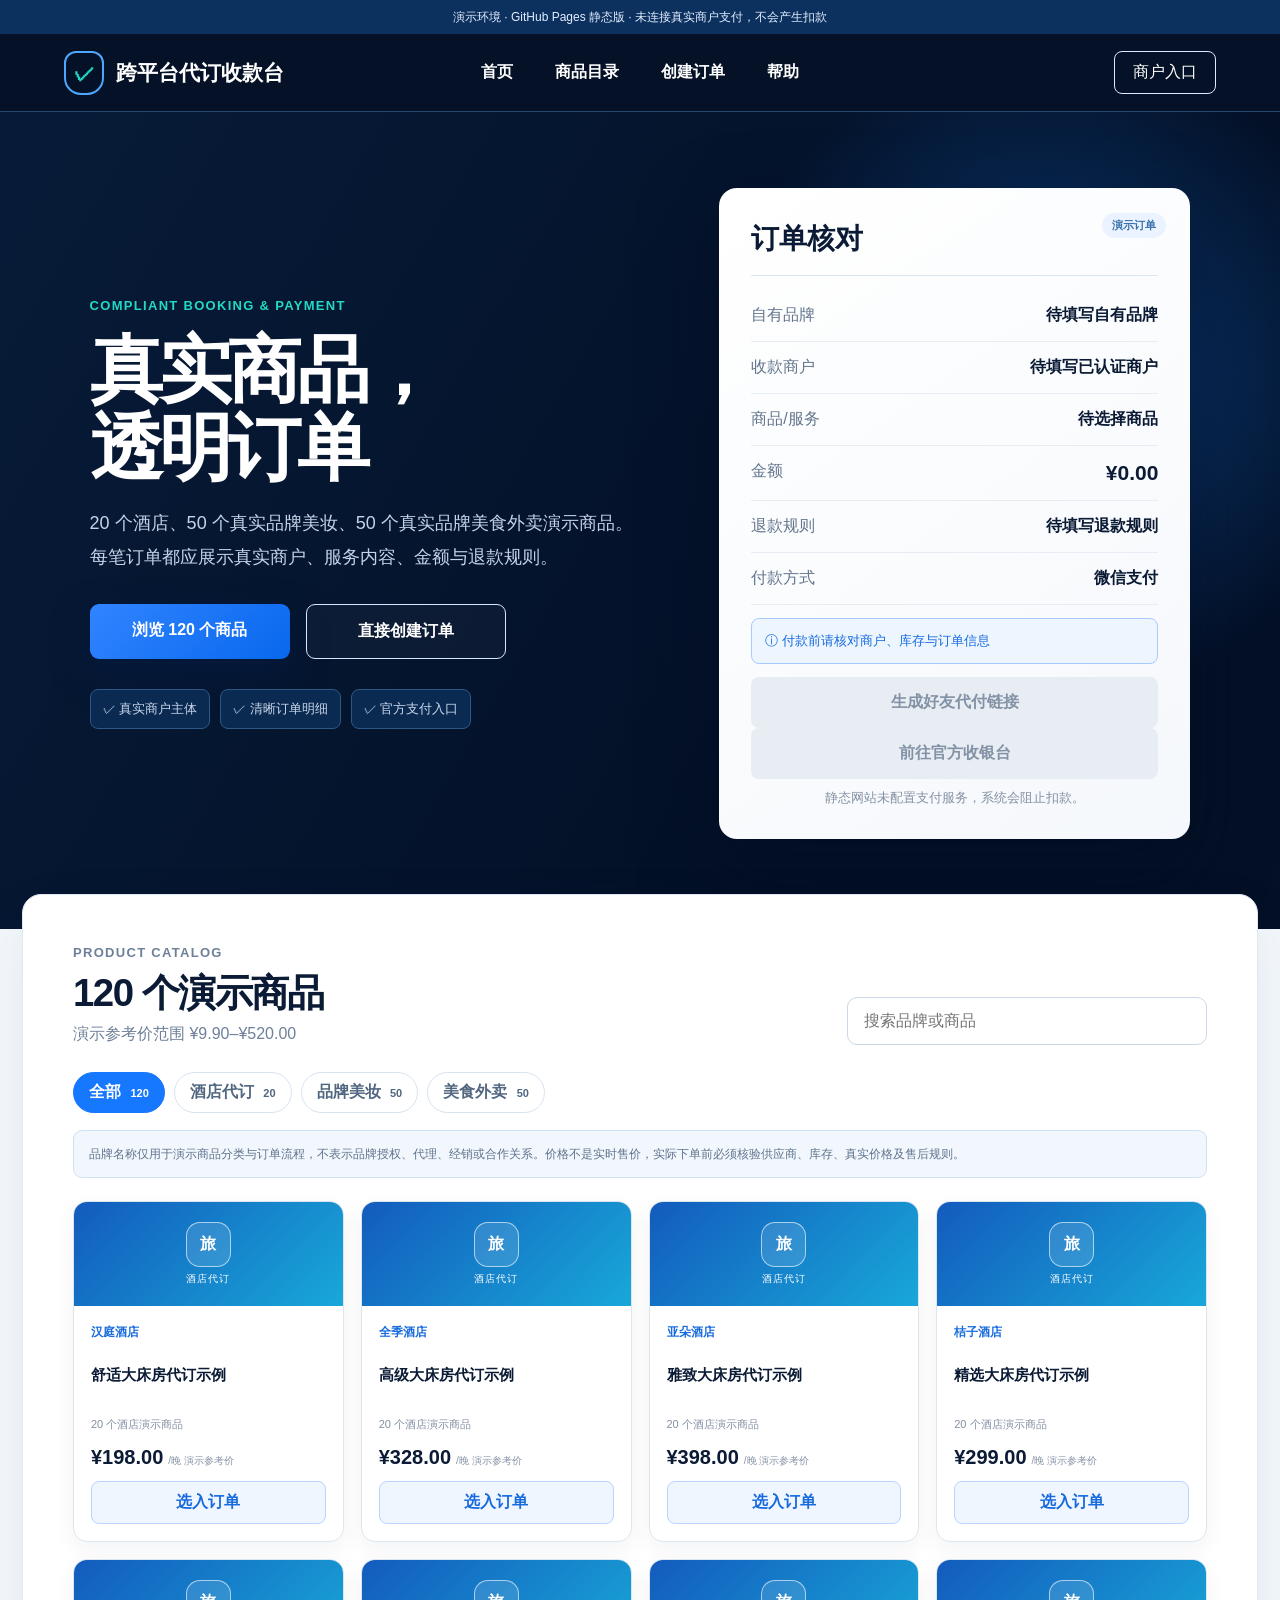
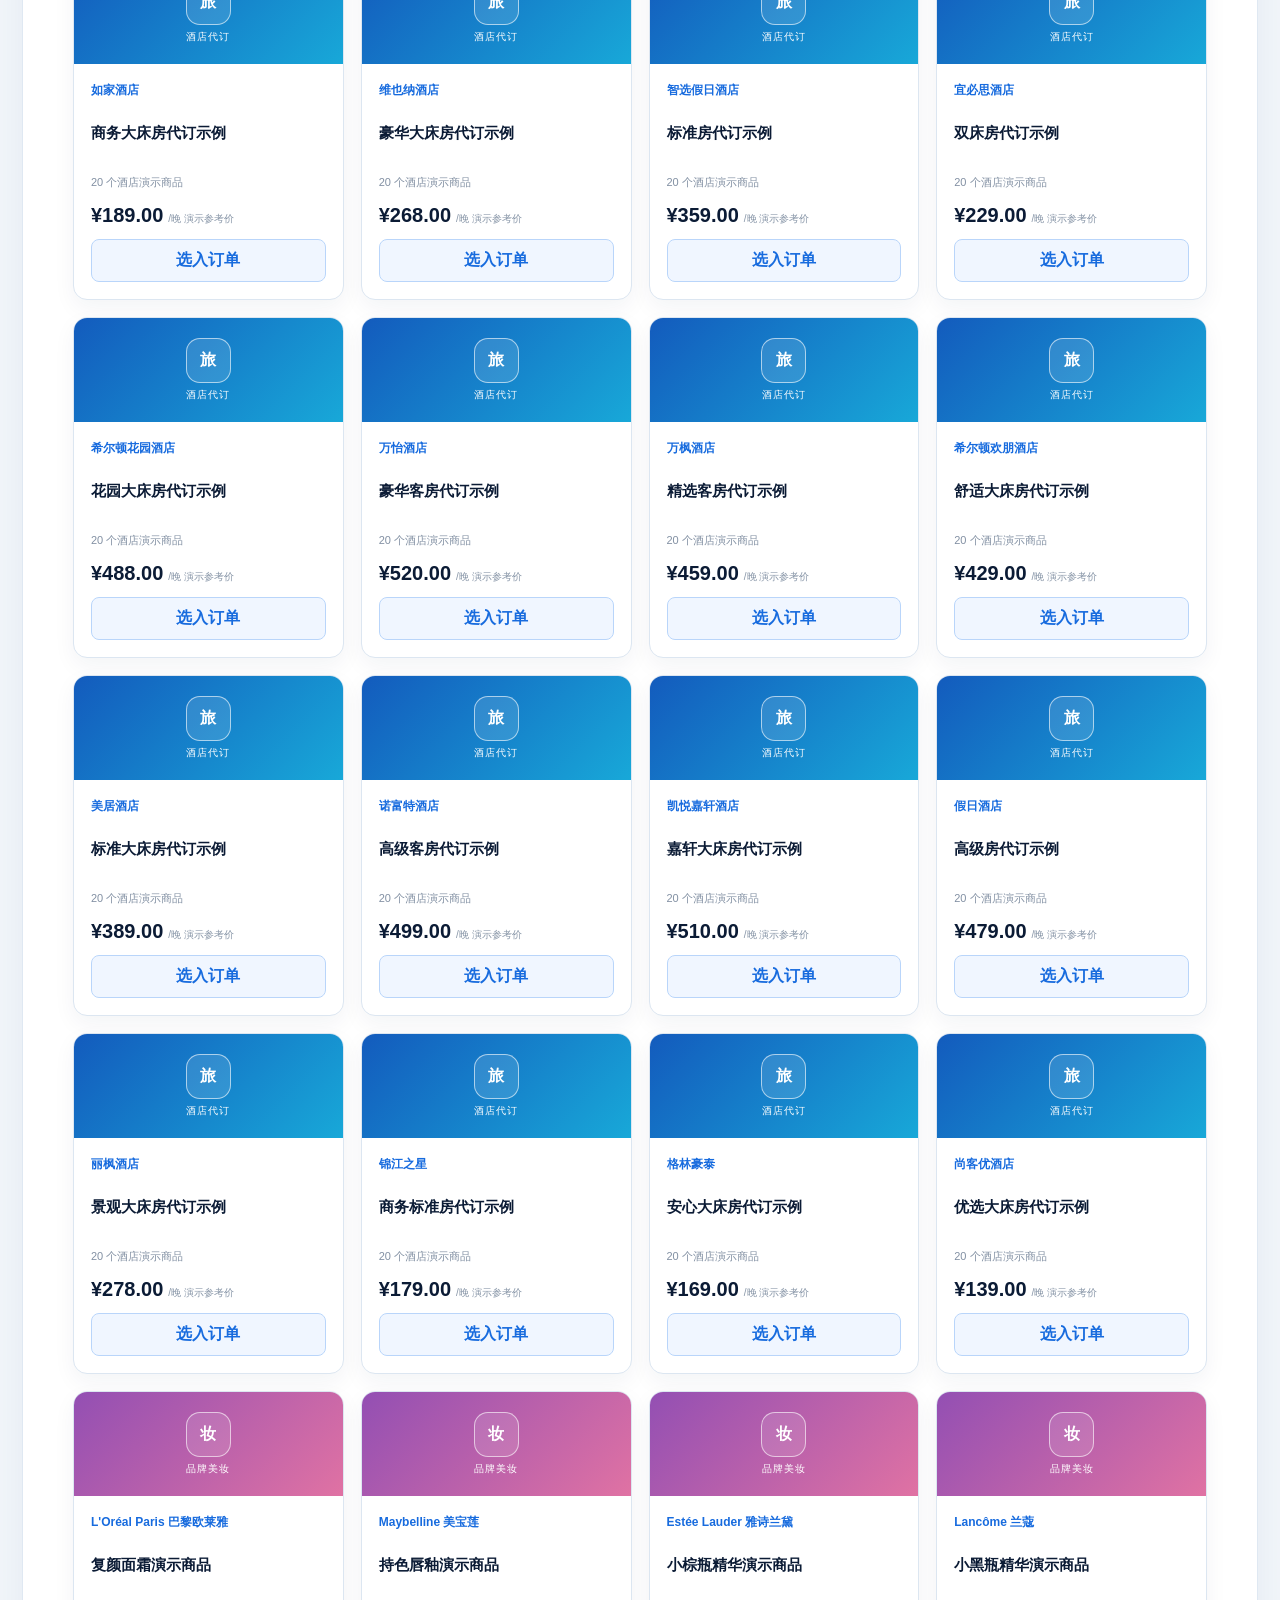
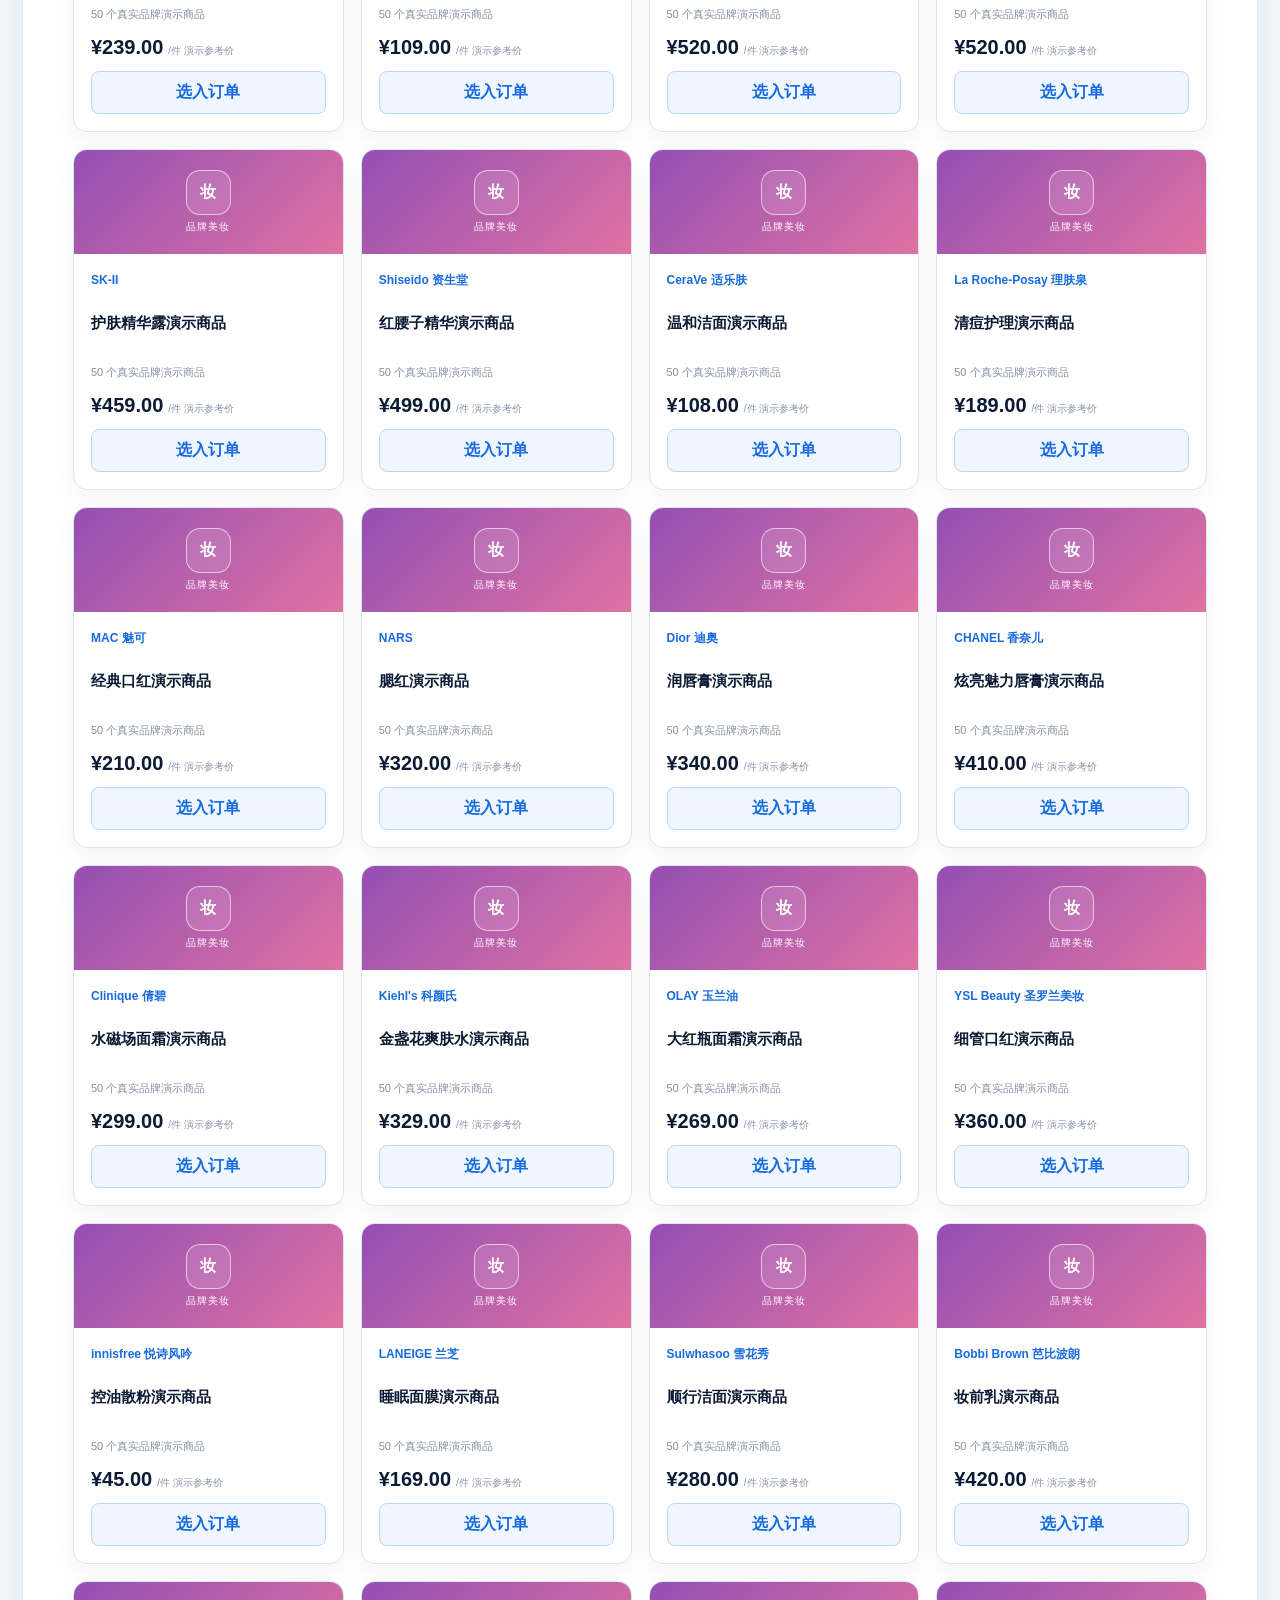
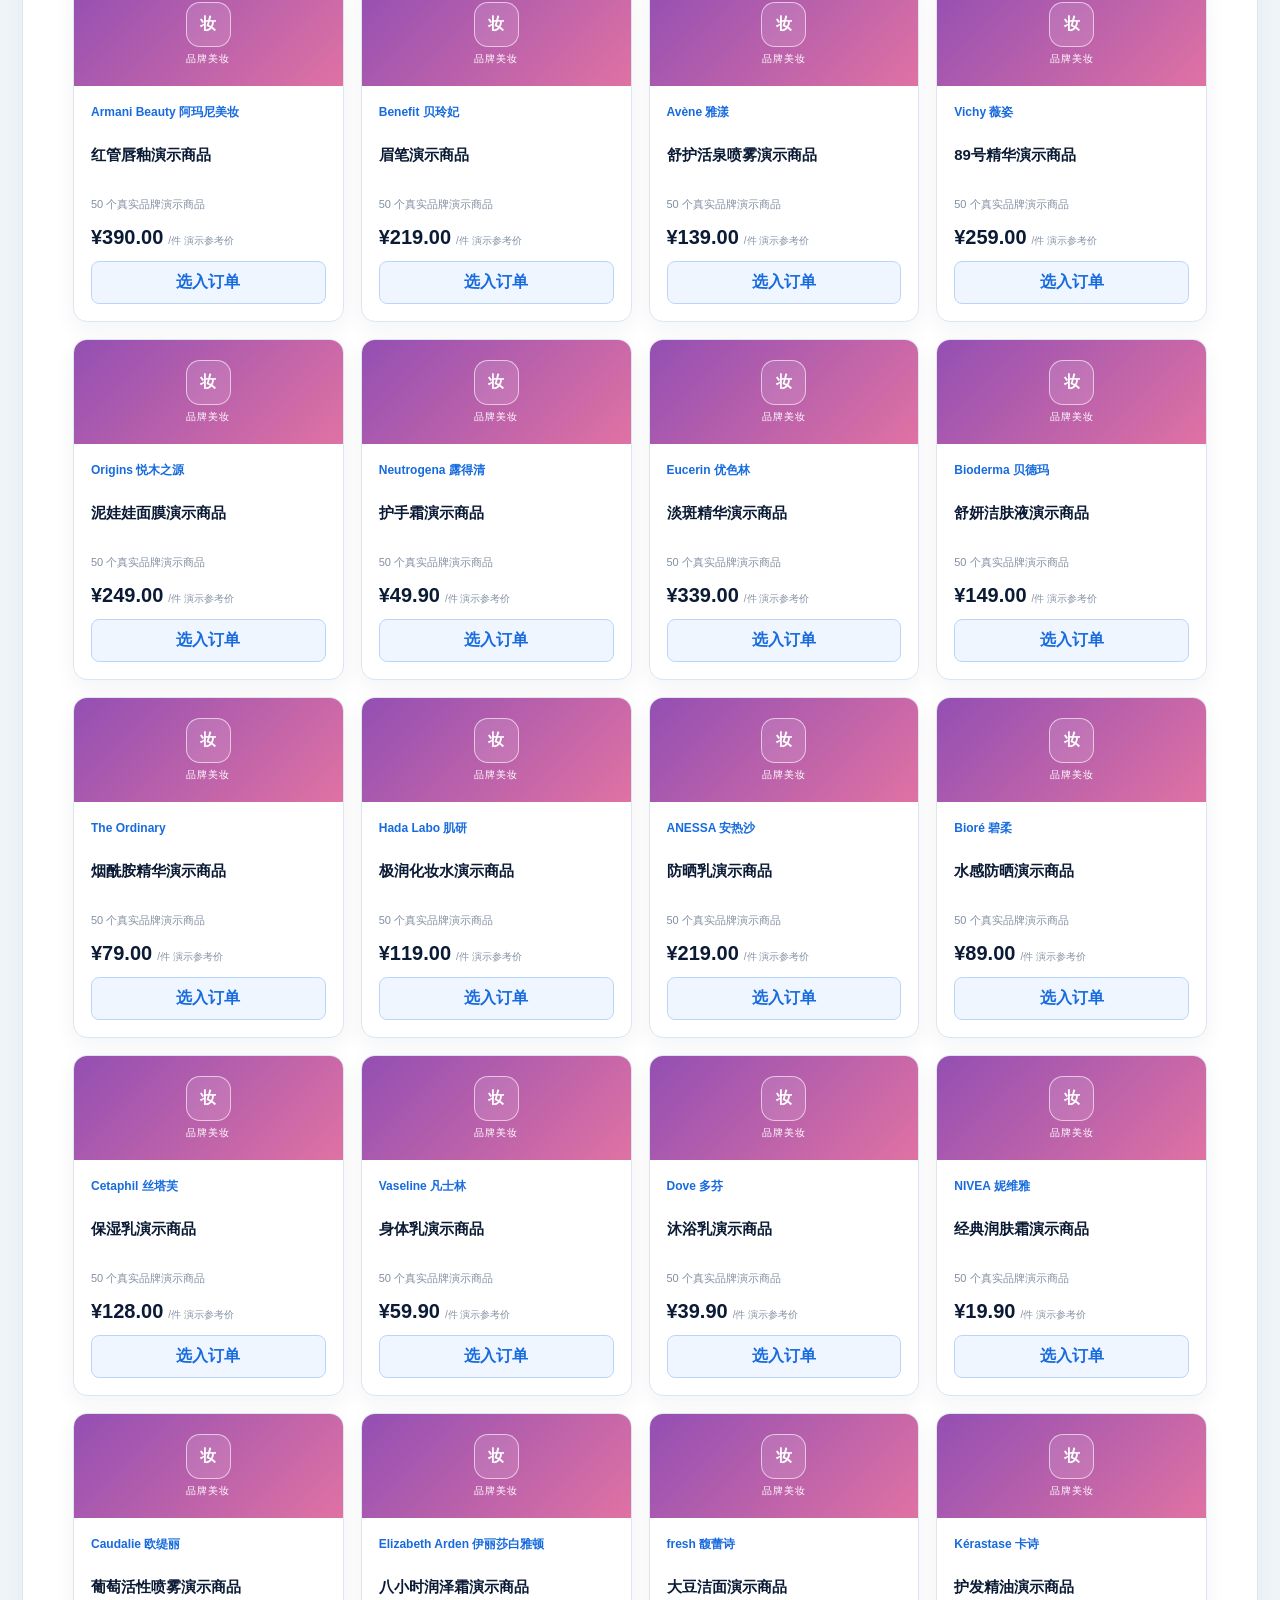
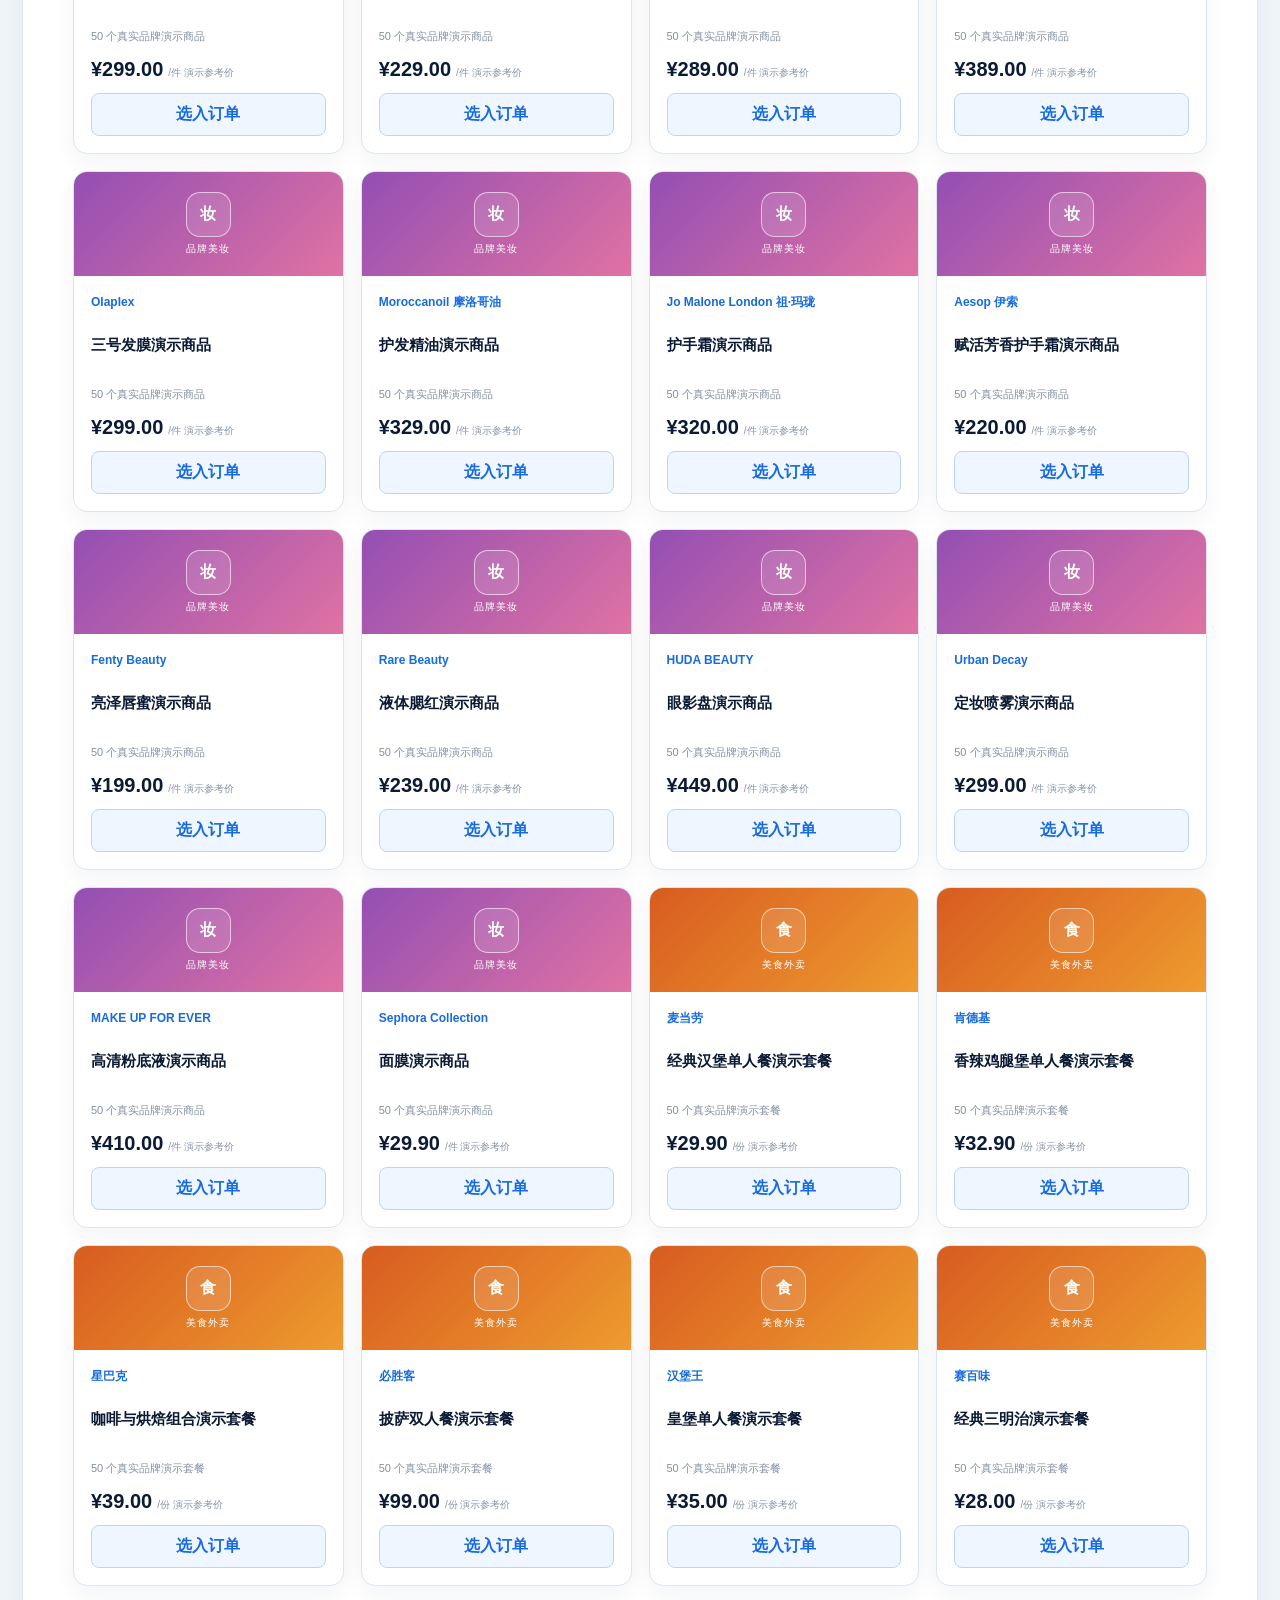
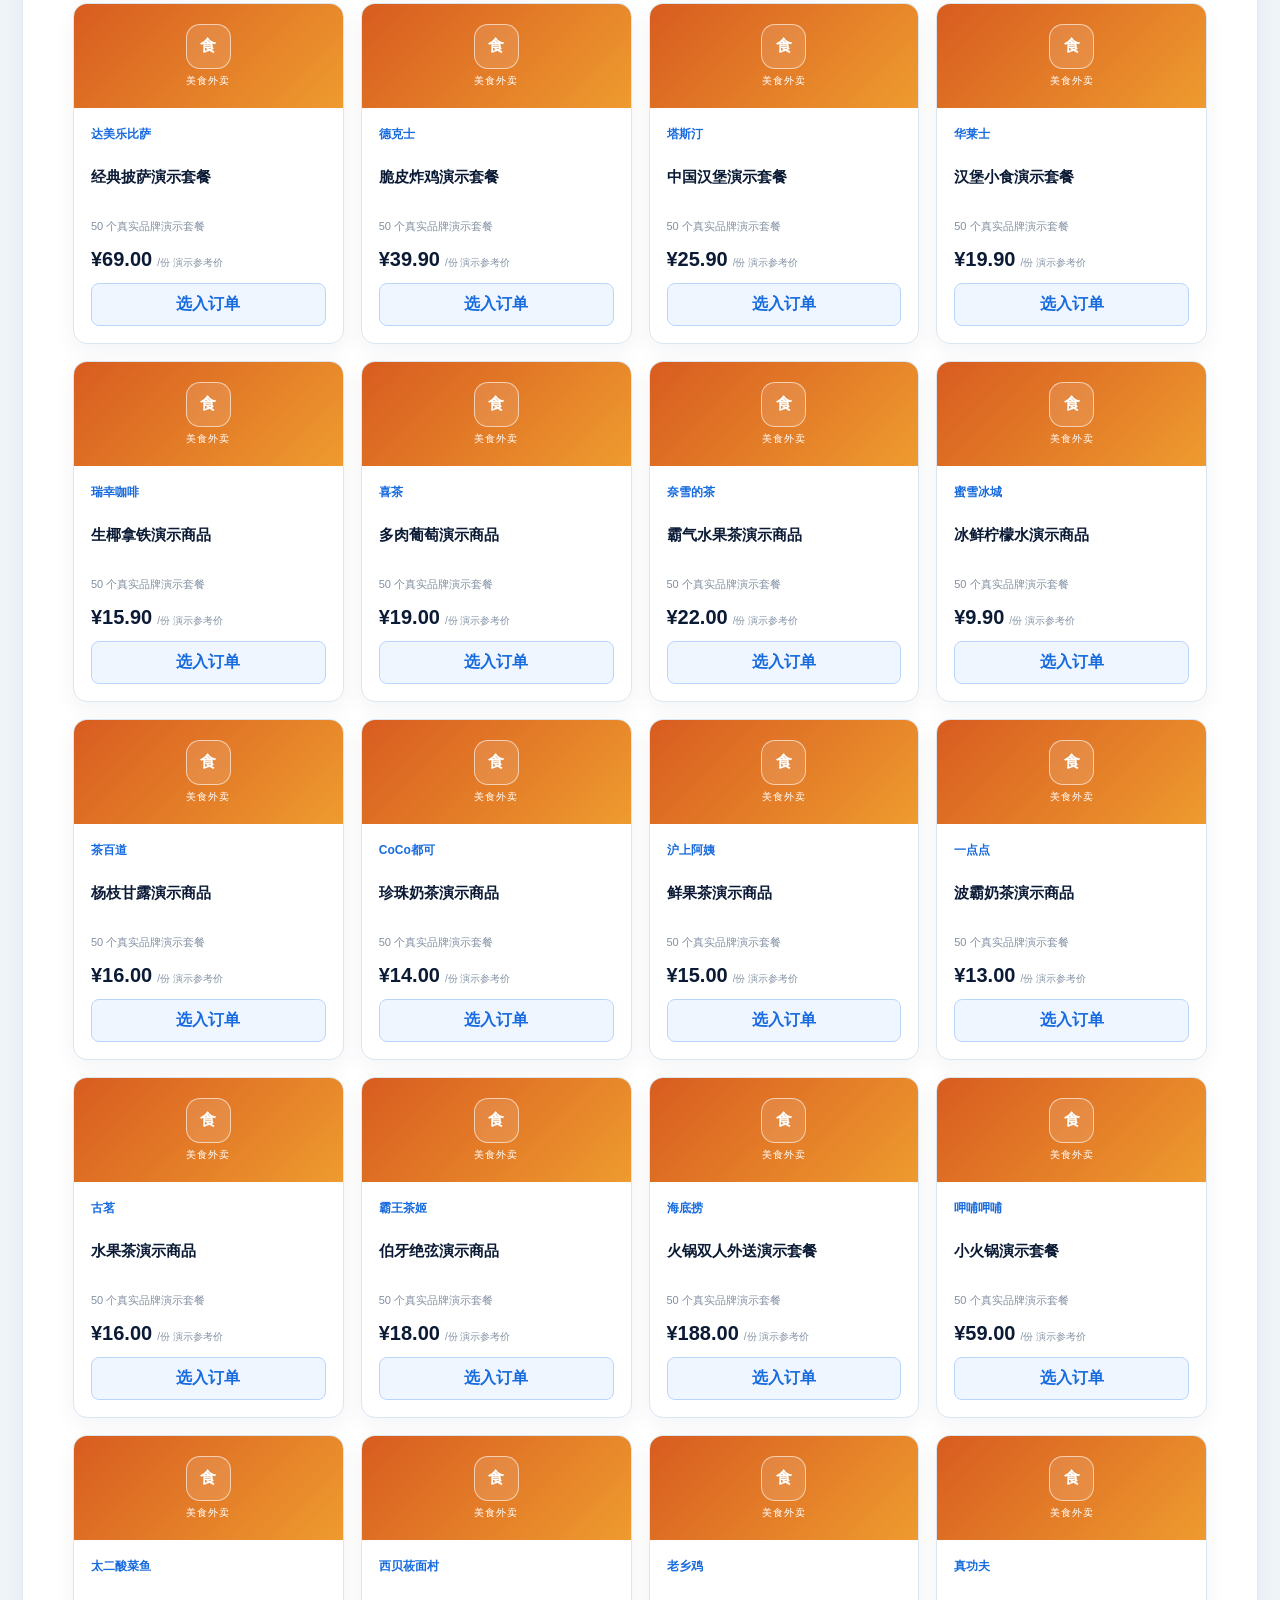
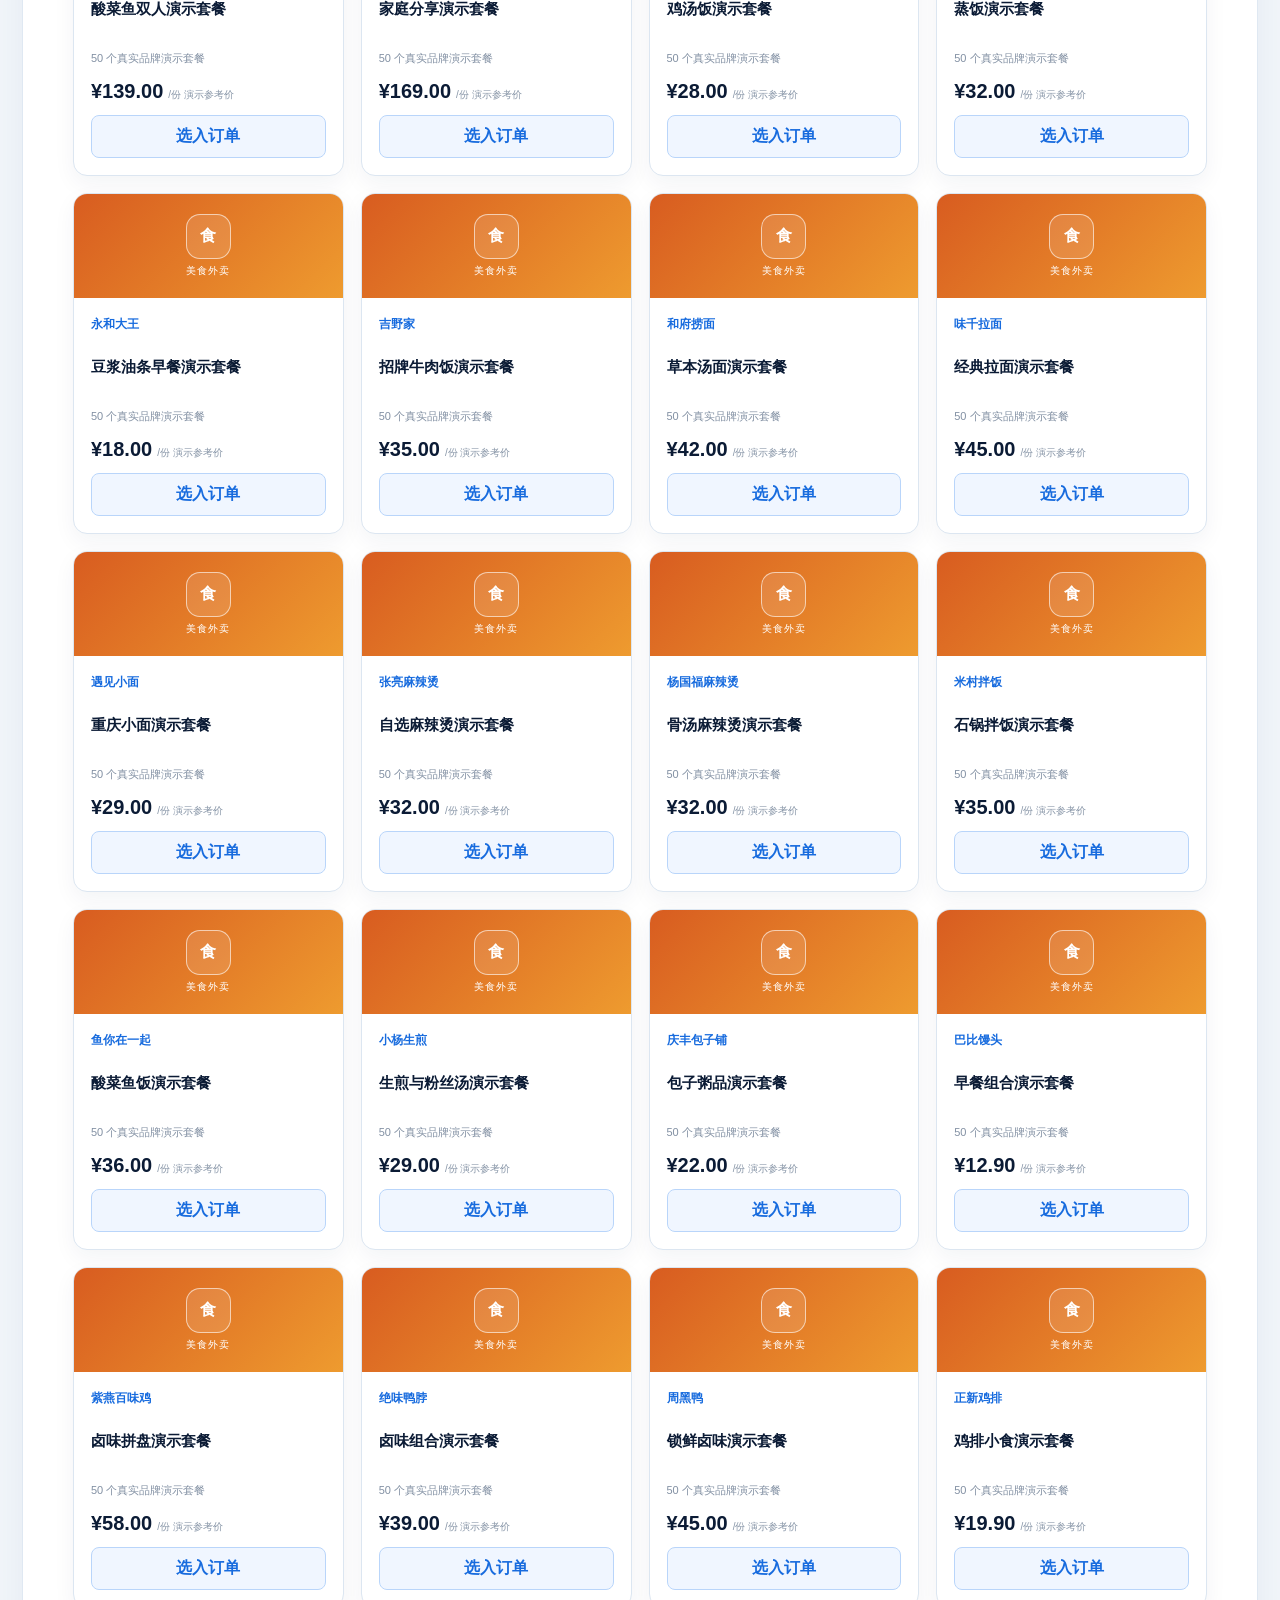
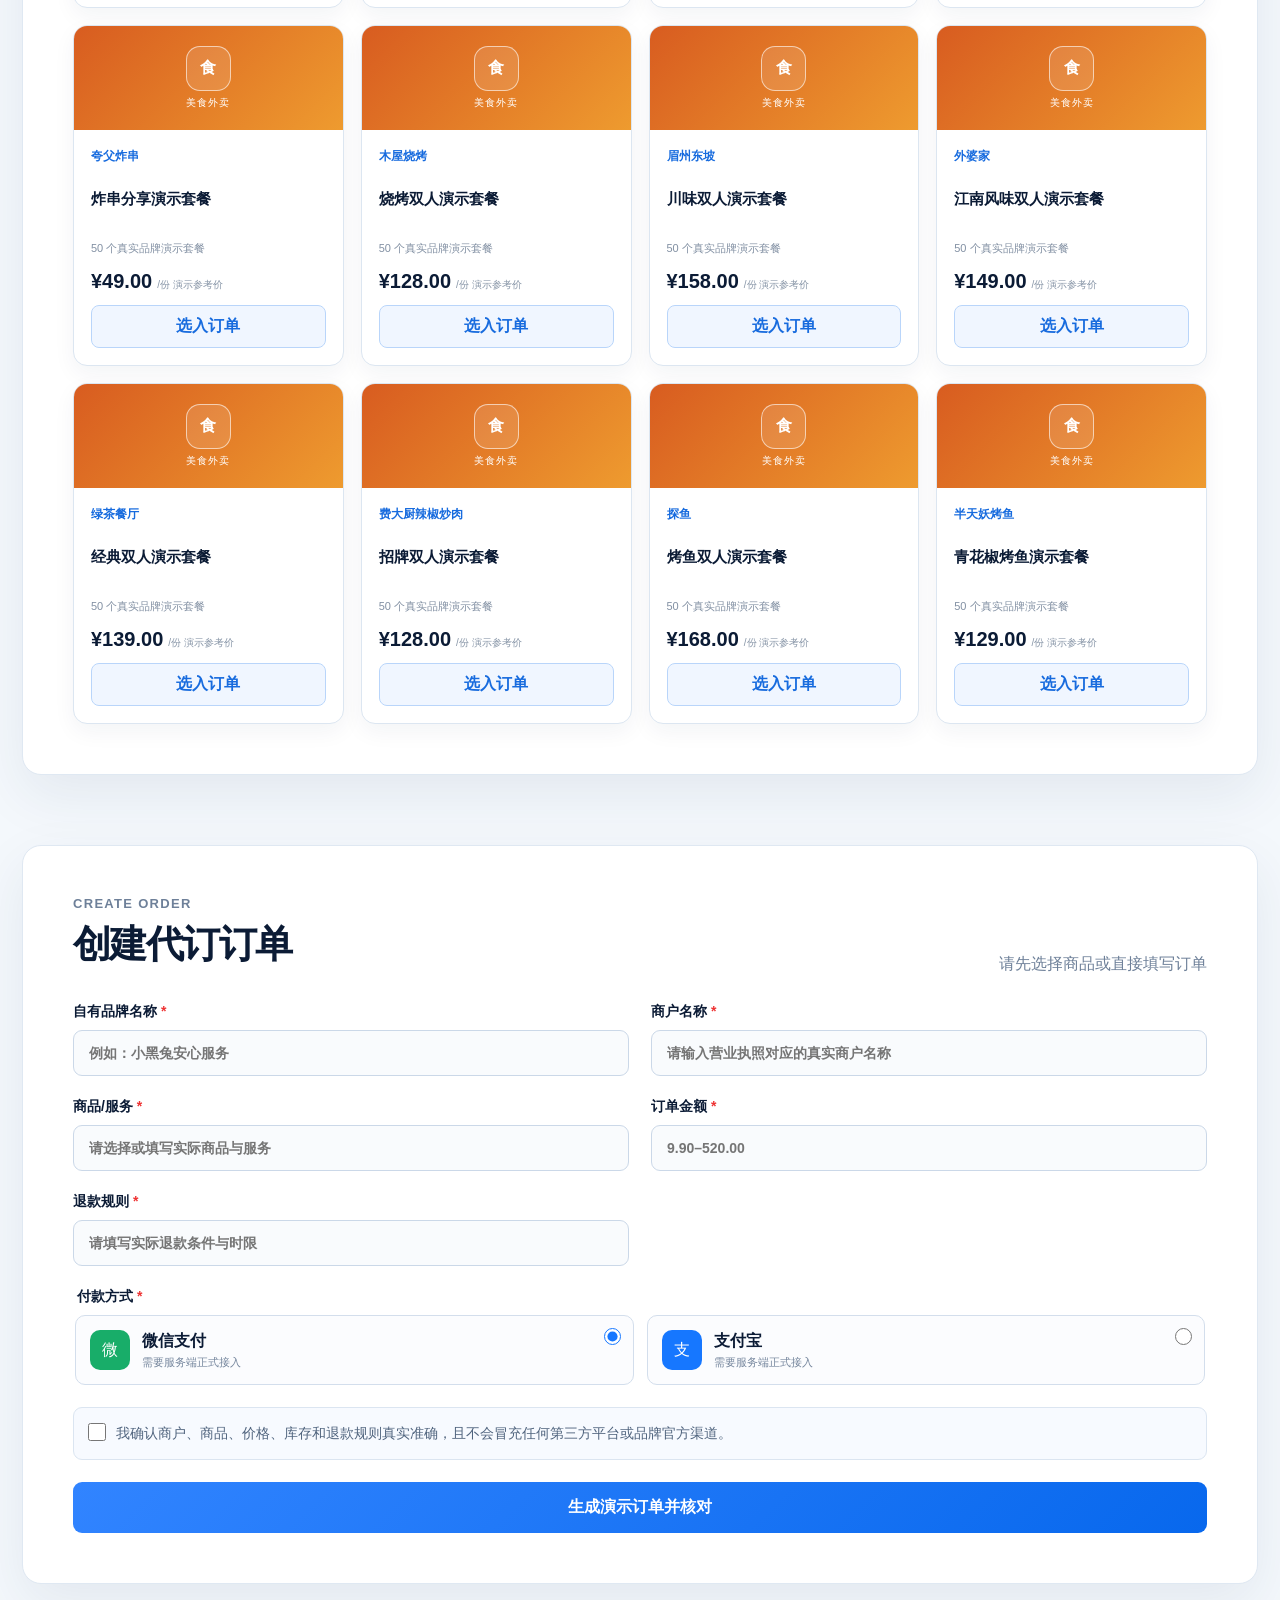
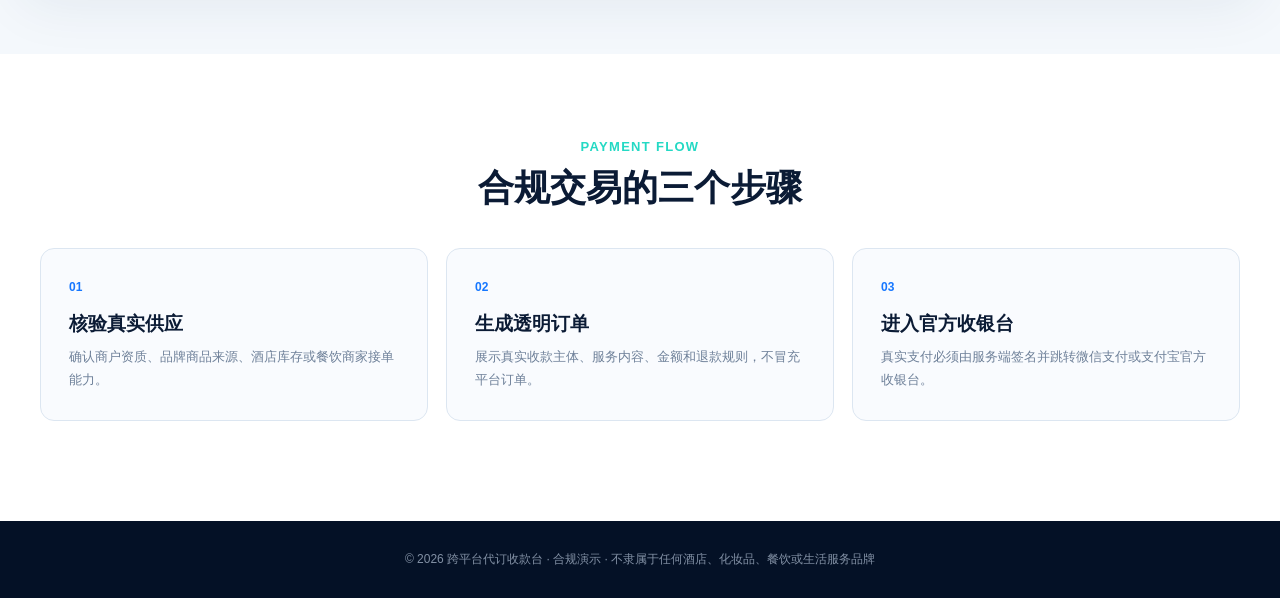
<file: docs/official-order-pay/index.html>
<!doctype html>
<html lang="zh-CN">
<head>
  <meta charset="utf-8">
  <meta name="viewport" content="width=device-width,initial-scale=1">
  <meta name="description" content="创建透明订单并生成可转发到微信或QQ的好友代付链接">
  <meta property="og:title" content="好友代付｜透明订单与真实收款主体">
  <meta property="og:description" content="创建订单后生成好友代付链接，核对品牌、收款主体、金额和退款规则。">
  <meta property="og:image" content="https://huangxiting123.github.io/antarctica-lead-radar/official-order-pay/friend-pay-illustration.svg">
  <title>好友代付｜跨平台代订收款台</title>
  <link rel="stylesheet" href="./styles.css">
  <link rel="stylesheet" href="./friend-pay.css">
  <link rel="stylesheet" href="./wechat-share.css?v=20260803-2">
</head>
<body>
  <div class="env">演示环境 · GitHub Pages 静态版 · 未连接真实商户支付，不会产生扣款</div>
  <header>
    <a class="brand" href="#top"><span>✓</span>跨平台代订收款台</a>
    <nav><a href="#top">首页</a><a href="#catalog">商品目录</a><a href="#order">创建订单</a><a href="#help">帮助</a></nav>
    <a class="outline" href="#order">商户入口</a>
  </header>
  <main id="top">
    <section class="hero">
      <div class="hero-copy">
        <p class="kicker">COMPLIANT BOOKING & PAYMENT</p>
        <h1>真实商品，<br>透明订单</h1>
        <p class="lead">20 个酒店、50 个真实品牌美妆、50 个真实品牌美食外卖演示商品。每笔订单都应展示真实商户、服务内容、金额与退款规则。</p>
        <div class="actions"><a class="primary" href="#catalog">浏览 120 个商品</a><a class="secondary" href="#order">直接创建订单</a></div>
        <div class="trust"><span>✓ 真实商户主体</span><span>✓ 清晰订单明细</span><span>✓ 官方支付入口</span></div>
      </div>
      <aside class="summary">
        <div class="badge" id="order-state">演示订单</div>
        <h2>订单核对</h2>
        <dl>
          <div><dt>自有品牌</dt><dd id="s-brand">待填写自有品牌</dd></div>
          <div><dt>收款商户</dt><dd id="s-merchant">待填写已认证商户</dd></div>
          <div><dt>商品/服务</dt><dd id="s-service">待选择商品</dd></div>
          <div><dt>金额</dt><dd class="amount" id="s-amount">¥0.00</dd></div>
          <div><dt>退款规则</dt><dd id="s-refund">待填写退款规则</dd></div>
          <div><dt>付款方式</dt><dd id="s-method">微信支付</dd></div>
        </dl>
        <p class="tip">ⓘ 付款前请核对商户、库存与订单信息</p>
        <button class="share-button" id="share-link" disabled>生成好友代付链接</button>
        <button id="cashier" disabled>前往官方收银台</button>
        <a id="open-share" class="open-share" hidden target="_blank" rel="noreferrer">打开刚生成的代付页</a>
        <small>静态网站未配置支付服务，系统会阻止扣款。</small>
      </aside>
    </section>

    <section class="catalog shell" id="catalog">
      <div class="section-head"><div><p class="kicker">PRODUCT CATALOG</p><h2>120 个演示商品</h2><p>演示参考价范围 ¥9.90–¥520.00</p></div><input id="search" type="search" placeholder="搜索品牌或商品" aria-label="搜索品牌或商品"></div>
      <div class="tabs" role="group" aria-label="商品分类"><button class="active" data-category="all">全部 <b>120</b></button><button data-category="hotel">酒店代订 <b>20</b></button><button data-category="beauty">品牌美妆 <b>50</b></button><button data-category="food">美食外卖 <b>50</b></button></div>
      <p class="legal">品牌名称仅用于演示商品分类与订单流程，不表示品牌授权、代理、经销或合作关系。价格不是实时售价，实际下单前必须核验供应商、库存、真实价格及售后规则。</p>
      <div class="grid" id="product-grid"></div>
      <p class="empty" id="empty" hidden>没有找到匹配商品，请更换关键词。</p>
    </section>

    <section class="order shell" id="order">
      <div class="section-head"><div><p class="kicker">CREATE ORDER</p><h2>创建代订订单</h2></div><p id="selected-label">请先选择商品或直接填写订单</p></div>
      <form id="order-form" novalidate>
        <label>自有品牌名称 <b>*</b><input id="brand-input" required placeholder="例如：小黑兔安心服务"></label>
        <label>商户名称 <b>*</b><input id="merchant" required placeholder="请输入营业执照对应的真实商户名称"></label>
        <label>商品/服务 <b>*</b><input id="service" required placeholder="请选择或填写实际商品与服务"></label>
        <label>订单金额 <b>*</b><input id="amount" type="number" min="9.9" max="520" step="0.01" required placeholder="9.90–520.00"></label>
        <label>退款规则 <b>*</b><input id="refund" required placeholder="请填写实际退款条件与时限"></label>
        <fieldset><legend>付款方式 <b>*</b></legend><label class="pay"><input type="radio" name="method" value="微信支付" checked><span class="paymark wx">微</span><span><strong>微信支付</strong><small>需要服务端正式接入</small></span></label><label class="pay"><input type="radio" name="method" value="支付宝"><span class="paymark ali">支</span><span><strong>支付宝</strong><small>需要服务端正式接入</small></span></label></fieldset>
        <label class="confirm"><input id="confirm" type="checkbox"><span>我确认商户、商品、价格、库存和退款规则真实准确，且不会冒充任何第三方平台或品牌官方渠道。</span></label>
        <p id="notice" class="notice" role="status" hidden></p>
        <button class="submit" type="submit">生成演示订单并核对</button>
      </form>
    </section>

    <section class="steps" id="help"><p class="kicker">PAYMENT FLOW</p><h2>合规交易的三个步骤</h2><div><article><i>01</i><h3>核验真实供应</h3><p>确认商户资质、品牌商品来源、酒店库存或餐饮商家接单能力。</p></article><article><i>02</i><h3>生成透明订单</h3><p>展示真实收款主体、服务内容、金额和退款规则，不冒充平台订单。</p></article><article><i>03</i><h3>进入官方收银台</h3><p>真实支付必须由服务端签名并跳转微信支付或支付宝官方收银台。</p></article></div></section>
  </main>
  <footer>© 2026 跨平台代订收款台 · 合规演示 · 不隶属于任何酒店、化妆品、餐饮或生活服务品牌</footer>
  <script src="./app.js"></script>
  <script src="./friend-share.js?v=20260803-2"></script>
</body>
</html>
</file>
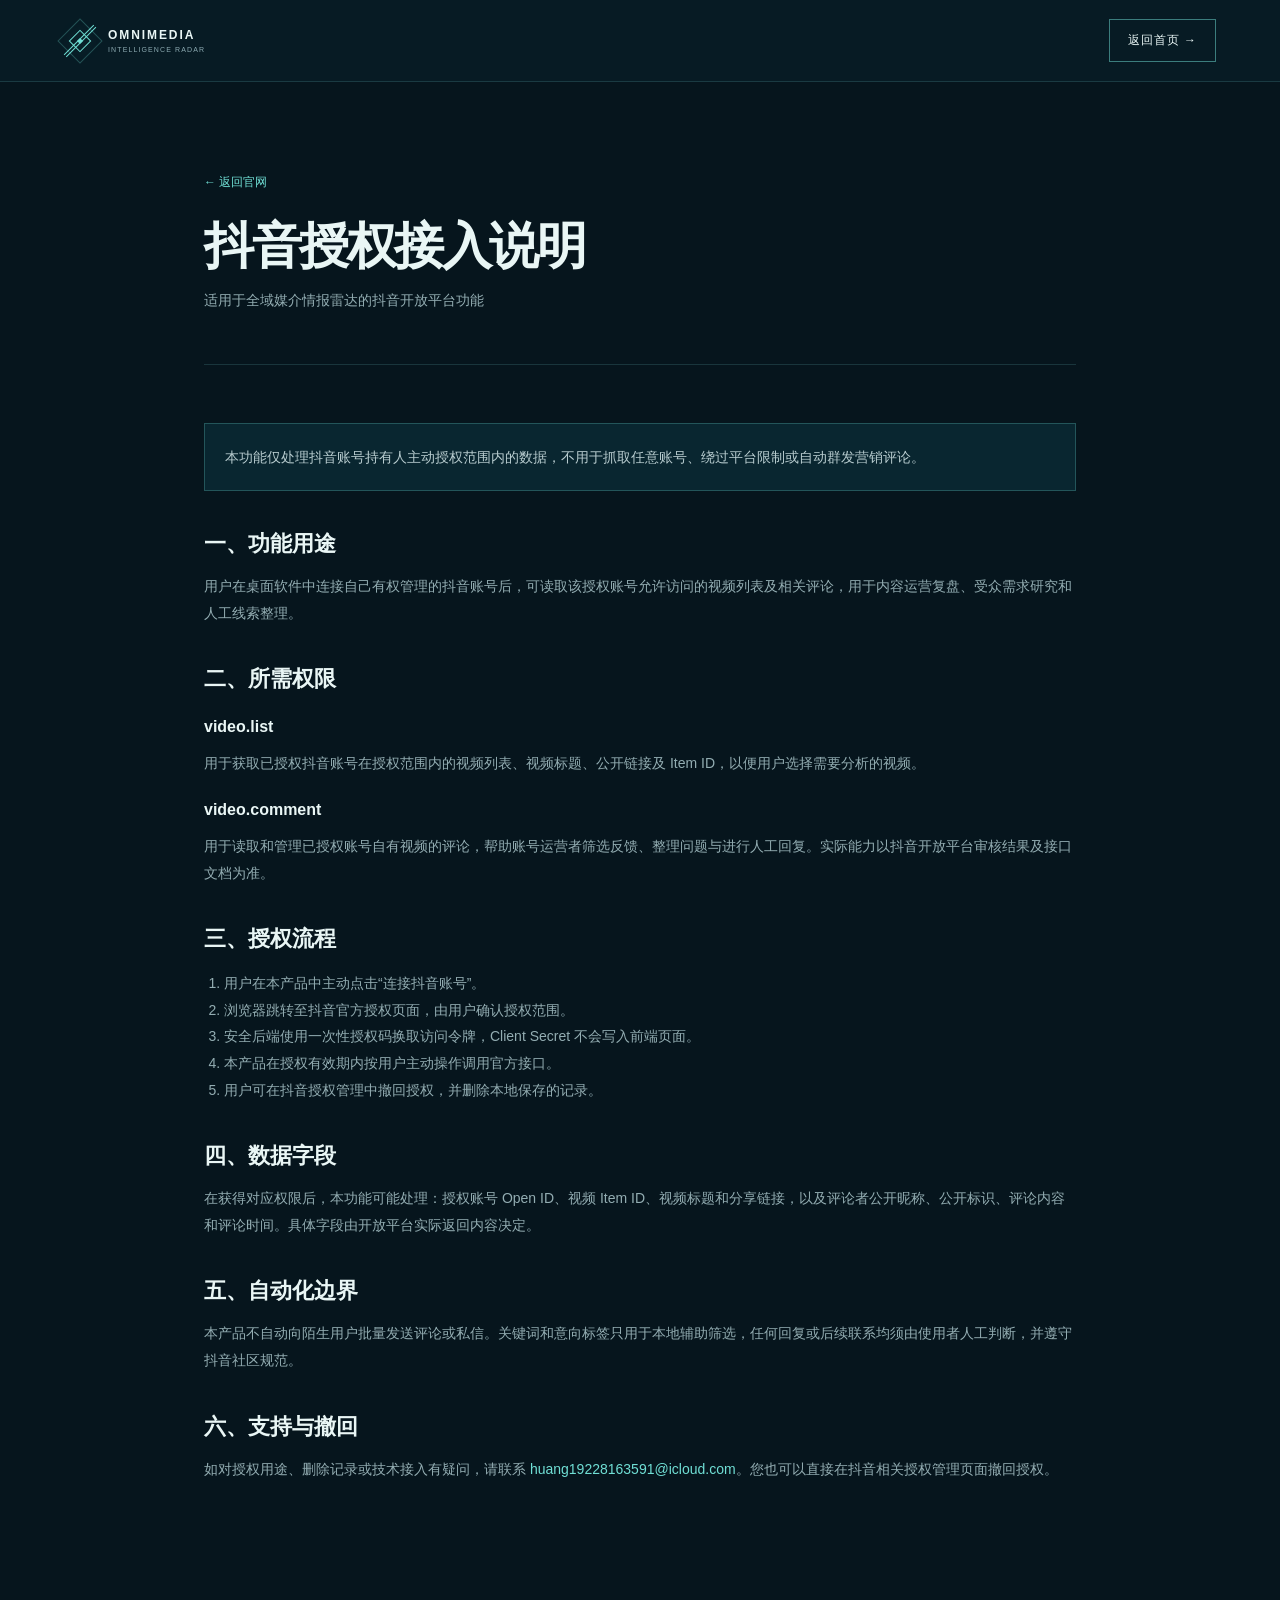
<file: docs/douyin.html>
<!doctype html><html lang="zh-CN"><head><meta charset="utf-8"><meta name="viewport" content="width=device-width,initial-scale=1"><title>抖音授权接入说明｜全域媒介情报雷达</title><link rel="stylesheet" href="styles.css"></head><body class="legal"><header class="header"><a class="brand" href="index.html"><span class="mark"><i></i></span><span><strong>OMNIMEDIA</strong><small>INTELLIGENCE RADAR</small></span></a><a class="topbtn" href="index.html">返回首页 <span>→</span></a></header><main class="legalshell"><a class="back" href="index.html">← 返回官网</a><h1>抖音授权接入说明</h1><p class="meta">适用于全域媒介情报雷达的抖音开放平台功能</p><article><p class="notice">本功能仅处理抖音账号持有人主动授权范围内的数据，不用于抓取任意账号、绕过平台限制或自动群发营销评论。</p><h2>一、功能用途</h2><p>用户在桌面软件中连接自己有权管理的抖音账号后，可读取该授权账号允许访问的视频列表及相关评论，用于内容运营复盘、受众需求研究和人工线索整理。</p><h2>二、所需权限</h2><h3>video.list</h3><p>用于获取已授权抖音账号在授权范围内的视频列表、视频标题、公开链接及 Item ID，以便用户选择需要分析的视频。</p><h3>video.comment</h3><p>用于读取和管理已授权账号自有视频的评论，帮助账号运营者筛选反馈、整理问题与进行人工回复。实际能力以抖音开放平台审核结果及接口文档为准。</p><h2>三、授权流程</h2><ol><li>用户在本产品中主动点击“连接抖音账号”。</li><li>浏览器跳转至抖音官方授权页面，由用户确认授权范围。</li><li>安全后端使用一次性授权码换取访问令牌，Client Secret 不会写入前端页面。</li><li>本产品在授权有效期内按用户主动操作调用官方接口。</li><li>用户可在抖音授权管理中撤回授权，并删除本地保存的记录。</li></ol><h2>四、数据字段</h2><p>在获得对应权限后，本功能可能处理：授权账号 Open ID、视频 Item ID、视频标题和分享链接，以及评论者公开昵称、公开标识、评论内容和评论时间。具体字段由开放平台实际返回内容决定。</p><h2>五、自动化边界</h2><p>本产品不自动向陌生用户批量发送评论或私信。关键词和意向标签只用于本地辅助筛选，任何回复或后续联系均须由使用者人工判断，并遵守抖音社区规范。</p><h2>六、支持与撤回</h2><p>如对授权用途、删除记录或技术接入有疑问，请联系 <a href="mailto:huang19228163591@icloud.com">huang19228163591@icloud.com</a>。您也可以直接在抖音相关授权管理页面撤回授权。</p></article></main></body></html>
</file>
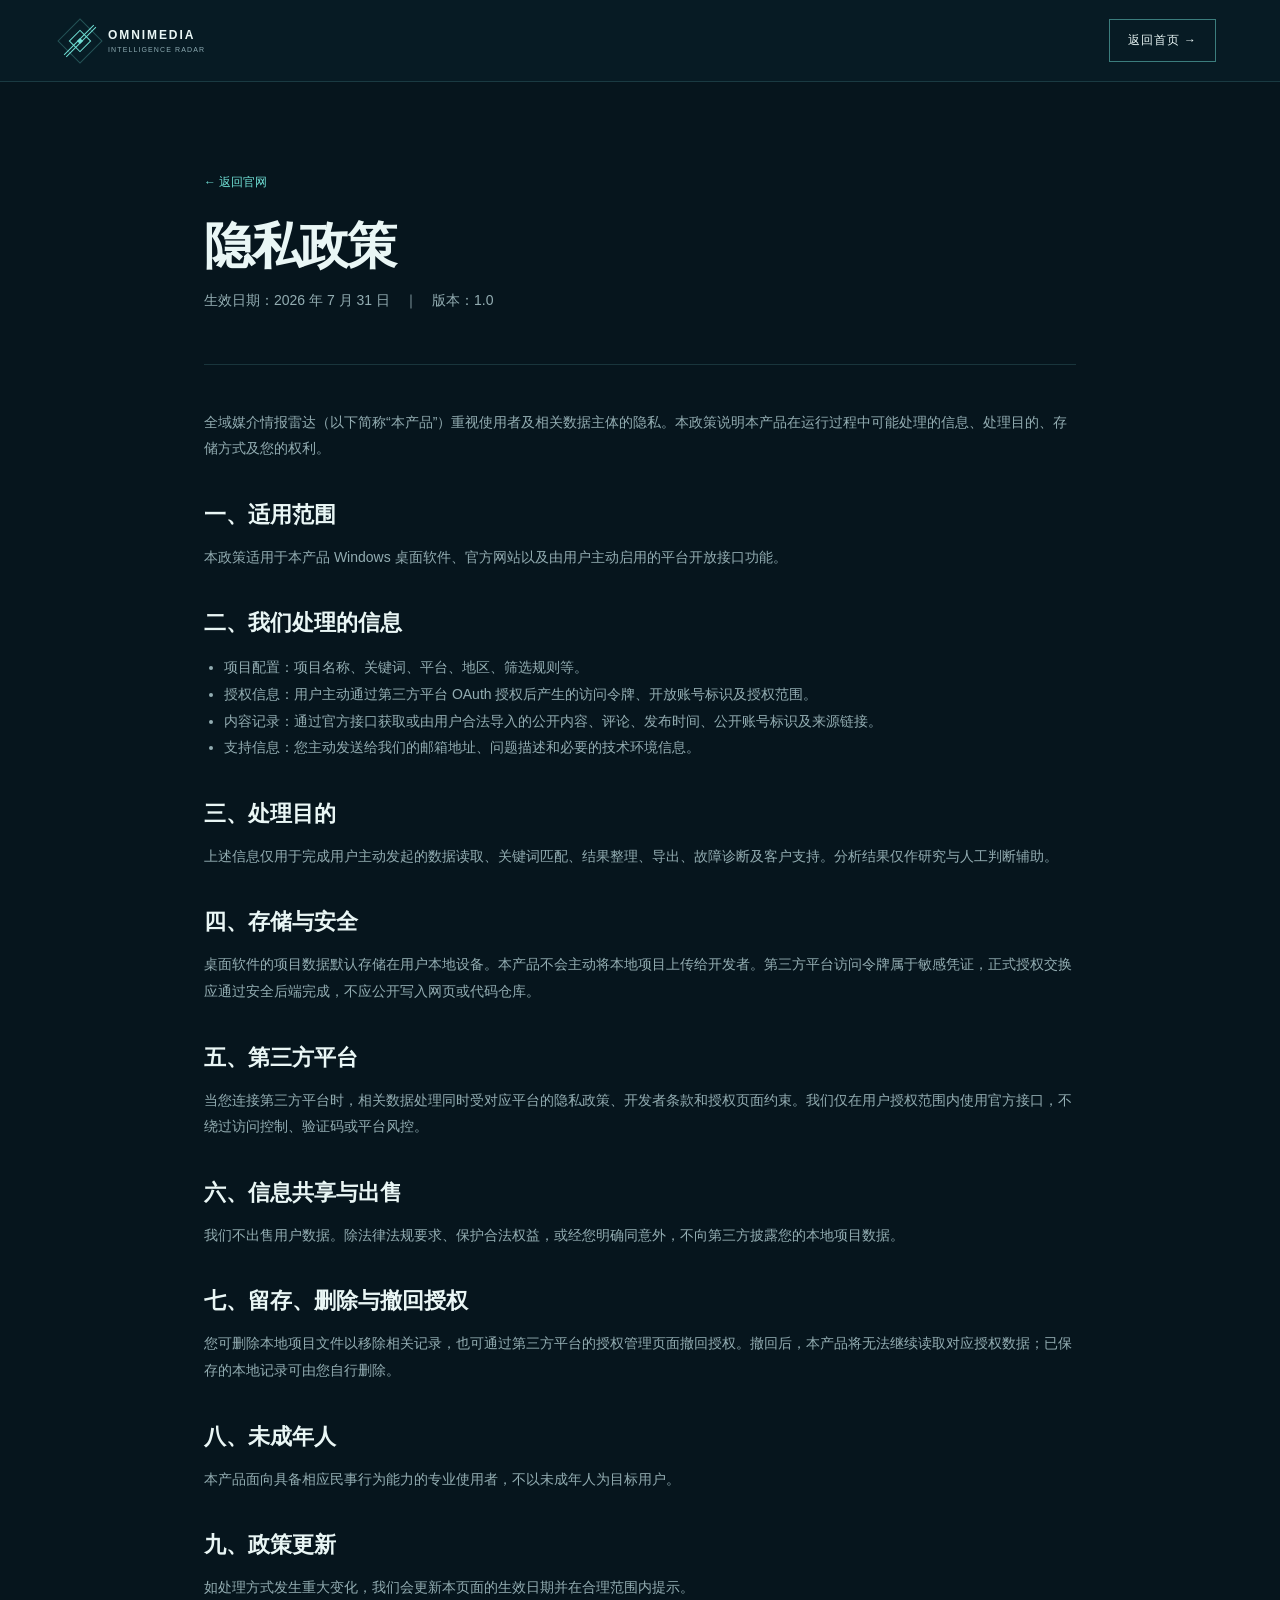
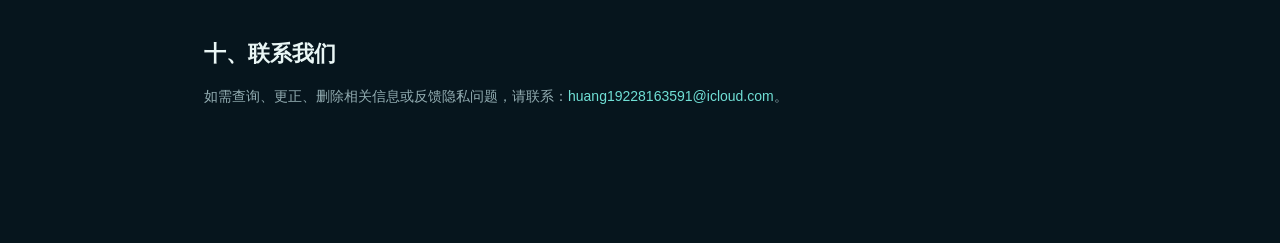
<file: docs/privacy.html>
<!doctype html><html lang="zh-CN"><head><meta charset="utf-8"><meta name="viewport" content="width=device-width,initial-scale=1"><title>隐私政策｜全域媒介情报雷达</title><link rel="stylesheet" href="styles.css"></head><body class="legal"><header class="header"><a class="brand" href="index.html"><span class="mark"><i></i></span><span><strong>OMNIMEDIA</strong><small>INTELLIGENCE RADAR</small></span></a><a class="topbtn" href="index.html">返回首页 <span>→</span></a></header><main class="legalshell"><a class="back" href="index.html">← 返回官网</a><h1>隐私政策</h1><p class="meta">生效日期：2026 年 7 月 31 日　｜　版本：1.0</p><article><p>全域媒介情报雷达（以下简称“本产品”）重视使用者及相关数据主体的隐私。本政策说明本产品在运行过程中可能处理的信息、处理目的、存储方式及您的权利。</p><h2>一、适用范围</h2><p>本政策适用于本产品 Windows 桌面软件、官方网站以及由用户主动启用的平台开放接口功能。</p><h2>二、我们处理的信息</h2><ul><li>项目配置：项目名称、关键词、平台、地区、筛选规则等。</li><li>授权信息：用户主动通过第三方平台 OAuth 授权后产生的访问令牌、开放账号标识及授权范围。</li><li>内容记录：通过官方接口获取或由用户合法导入的公开内容、评论、发布时间、公开账号标识及来源链接。</li><li>支持信息：您主动发送给我们的邮箱地址、问题描述和必要的技术环境信息。</li></ul><h2>三、处理目的</h2><p>上述信息仅用于完成用户主动发起的数据读取、关键词匹配、结果整理、导出、故障诊断及客户支持。分析结果仅作研究与人工判断辅助。</p><h2>四、存储与安全</h2><p>桌面软件的项目数据默认存储在用户本地设备。本产品不会主动将本地项目上传给开发者。第三方平台访问令牌属于敏感凭证，正式授权交换应通过安全后端完成，不应公开写入网页或代码仓库。</p><h2>五、第三方平台</h2><p>当您连接第三方平台时，相关数据处理同时受对应平台的隐私政策、开发者条款和授权页面约束。我们仅在用户授权范围内使用官方接口，不绕过访问控制、验证码或平台风控。</p><h2>六、信息共享与出售</h2><p>我们不出售用户数据。除法律法规要求、保护合法权益，或经您明确同意外，不向第三方披露您的本地项目数据。</p><h2>七、留存、删除与撤回授权</h2><p>您可删除本地项目文件以移除相关记录，也可通过第三方平台的授权管理页面撤回授权。撤回后，本产品将无法继续读取对应授权数据；已保存的本地记录可由您自行删除。</p><h2>八、未成年人</h2><p>本产品面向具备相应民事行为能力的专业使用者，不以未成年人为目标用户。</p><h2>九、政策更新</h2><p>如处理方式发生重大变化，我们会更新本页面的生效日期并在合理范围内提示。</p><h2>十、联系我们</h2><p>如需查询、更正、删除相关信息或反馈隐私问题，请联系：<a href="mailto:huang19228163591@icloud.com">huang19228163591@icloud.com</a>。</p></article></main></body></html>
</file>
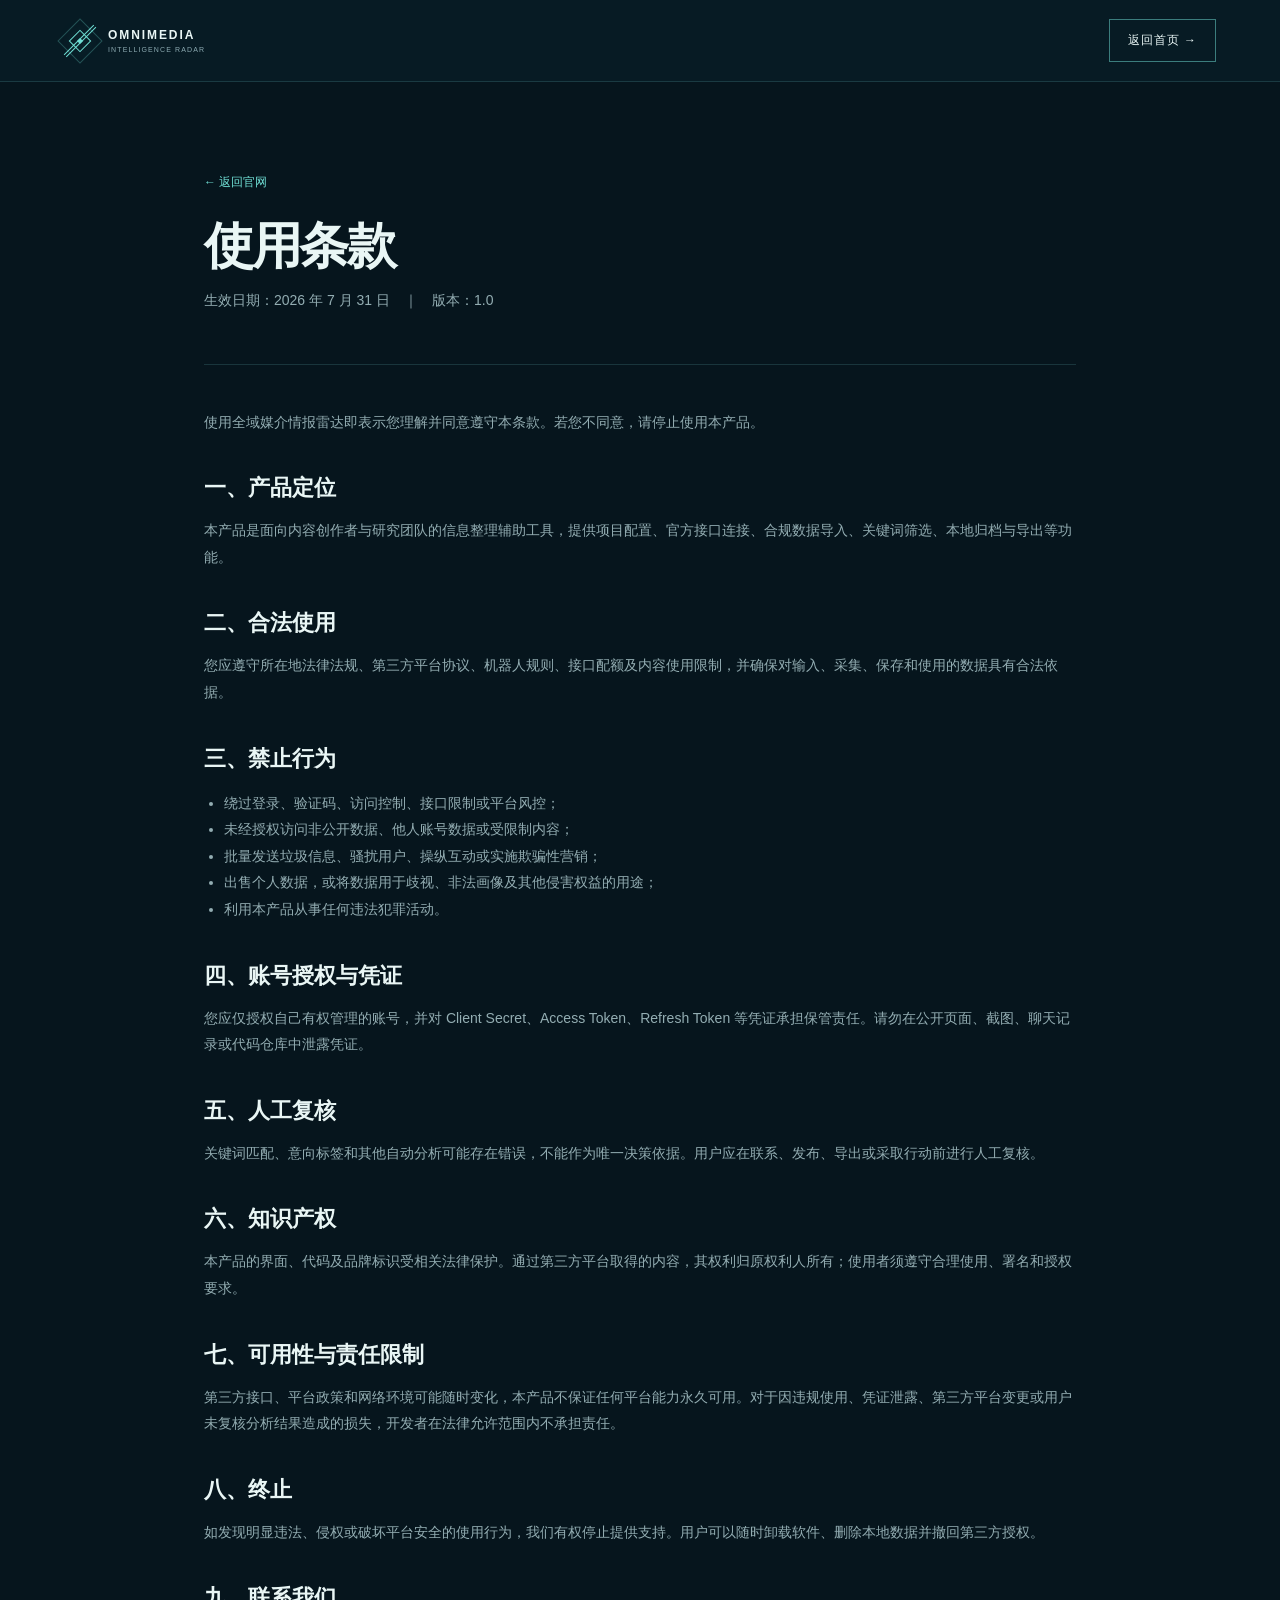
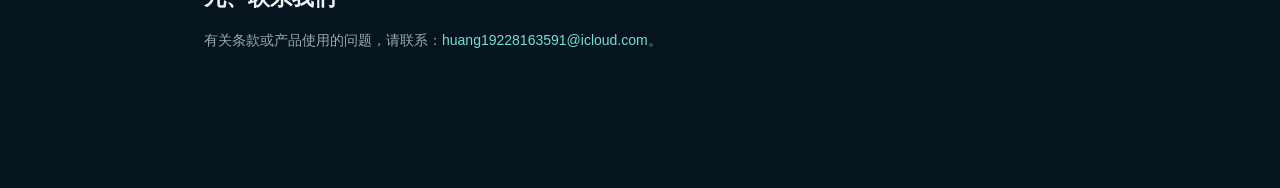
<file: docs/terms.html>
<!doctype html><html lang="zh-CN"><head><meta charset="utf-8"><meta name="viewport" content="width=device-width,initial-scale=1"><title>使用条款｜全域媒介情报雷达</title><link rel="stylesheet" href="styles.css"></head><body class="legal"><header class="header"><a class="brand" href="index.html"><span class="mark"><i></i></span><span><strong>OMNIMEDIA</strong><small>INTELLIGENCE RADAR</small></span></a><a class="topbtn" href="index.html">返回首页 <span>→</span></a></header><main class="legalshell"><a class="back" href="index.html">← 返回官网</a><h1>使用条款</h1><p class="meta">生效日期：2026 年 7 月 31 日　｜　版本：1.0</p><article><p>使用全域媒介情报雷达即表示您理解并同意遵守本条款。若您不同意，请停止使用本产品。</p><h2>一、产品定位</h2><p>本产品是面向内容创作者与研究团队的信息整理辅助工具，提供项目配置、官方接口连接、合规数据导入、关键词筛选、本地归档与导出等功能。</p><h2>二、合法使用</h2><p>您应遵守所在地法律法规、第三方平台协议、机器人规则、接口配额及内容使用限制，并确保对输入、采集、保存和使用的数据具有合法依据。</p><h2>三、禁止行为</h2><ul><li>绕过登录、验证码、访问控制、接口限制或平台风控；</li><li>未经授权访问非公开数据、他人账号数据或受限制内容；</li><li>批量发送垃圾信息、骚扰用户、操纵互动或实施欺骗性营销；</li><li>出售个人数据，或将数据用于歧视、非法画像及其他侵害权益的用途；</li><li>利用本产品从事任何违法犯罪活动。</li></ul><h2>四、账号授权与凭证</h2><p>您应仅授权自己有权管理的账号，并对 Client Secret、Access Token、Refresh Token 等凭证承担保管责任。请勿在公开页面、截图、聊天记录或代码仓库中泄露凭证。</p><h2>五、人工复核</h2><p>关键词匹配、意向标签和其他自动分析可能存在错误，不能作为唯一决策依据。用户应在联系、发布、导出或采取行动前进行人工复核。</p><h2>六、知识产权</h2><p>本产品的界面、代码及品牌标识受相关法律保护。通过第三方平台取得的内容，其权利归原权利人所有；使用者须遵守合理使用、署名和授权要求。</p><h2>七、可用性与责任限制</h2><p>第三方接口、平台政策和网络环境可能随时变化，本产品不保证任何平台能力永久可用。对于因违规使用、凭证泄露、第三方平台变更或用户未复核分析结果造成的损失，开发者在法律允许范围内不承担责任。</p><h2>八、终止</h2><p>如发现明显违法、侵权或破坏平台安全的使用行为，我们有权停止提供支持。用户可以随时卸载软件、删除本地数据并撤回第三方授权。</p><h2>九、联系我们</h2><p>有关条款或产品使用的问题，请联系：<a href="mailto:huang19228163591@icloud.com">huang19228163591@icloud.com</a>。</p></article></main></body></html>
</file>
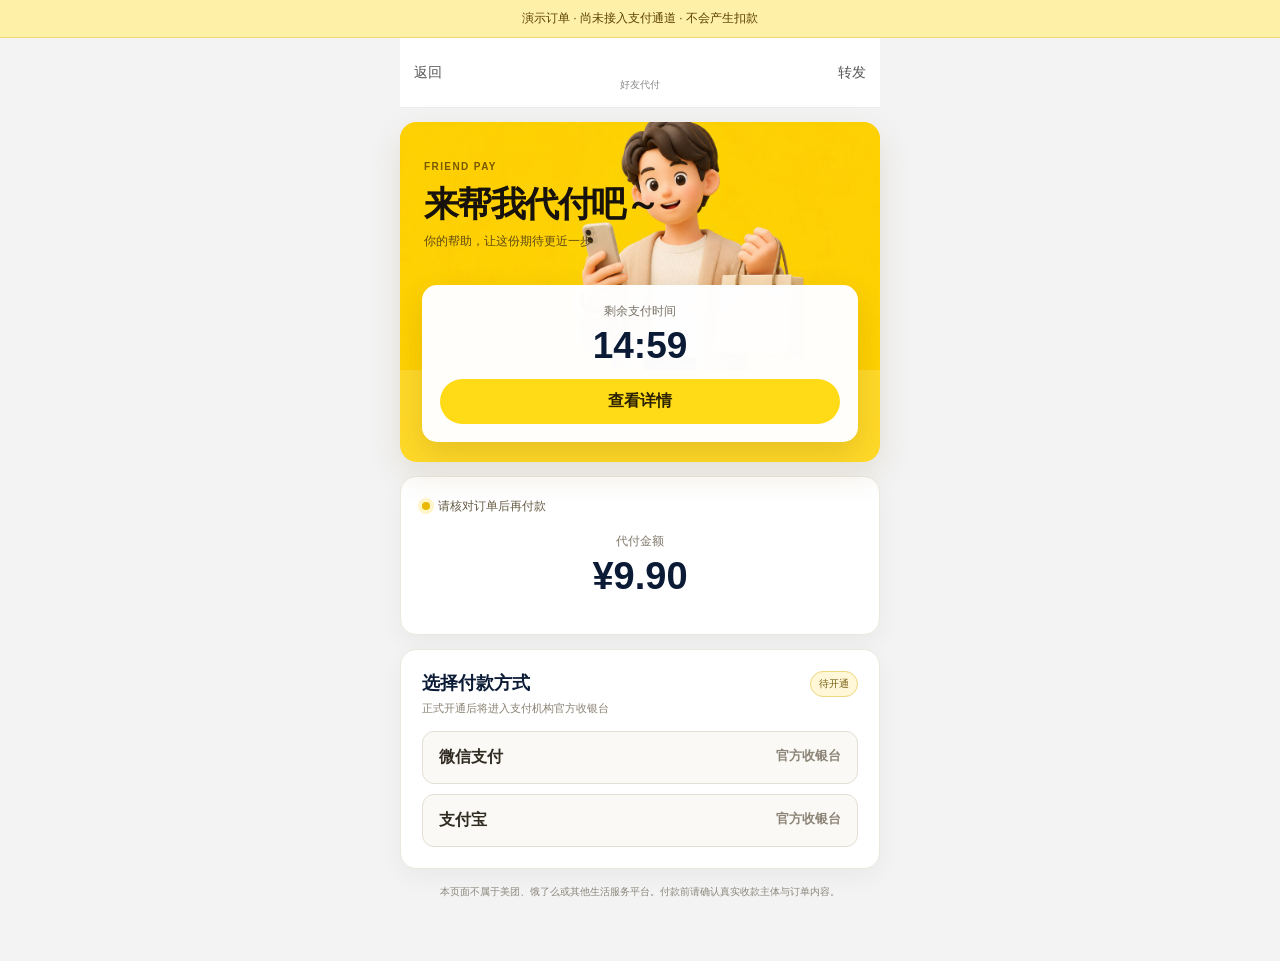
<file: docs/official-order-pay/pay.html>
<!doctype html>
<html lang="zh-CN">
<head>
  <meta charset="utf-8">
  <meta name="viewport" content="width=device-width,initial-scale=1,viewport-fit=cover">
  <meta name="description" content="好友代付订单详情，请核对真实收款主体、金额和退款规则。">
  <meta property="og:title" content="好友代付｜请帮我完成这笔订单">
  <meta property="og:description" content="点击查看订单详情、真实收款主体、金额和退款规则。">
  <meta property="og:image" content="https://huangxiting123.github.io/antarctica-lead-radar/official-order-pay/friend-pay-illustration.svg">
  <title>好友代付｜订单详情</title>
  <link rel="stylesheet" href="./styles.css">
  <link rel="stylesheet" href="./friend-pay.css">
  <link rel="stylesheet" href="./wechat-share.css?v=20260803-2">
</head>
<body class="friend-body">
  <main class="friend-page">
    <div class="friend-demo">演示订单 · 尚未接入支付通道 · 不会产生扣款</div>
    <section class="friend-shell">
      <header class="friend-header"><a href="./">返回</a><div><strong id="p-brand-head">好友代付</strong><small>好友代付</small></div><button id="p-share" type="button">转发</button></header>
      <section class="friend-hero">
        <div class="friend-art"><div class="friend-copy"><span>FRIEND PAY</span><h1>来帮我代付吧～</h1><p>你的帮助，让这份期待更近一步</p></div><img src="./friend-pay-illustration.svg" alt="好友拿着手机帮助代付的原创插画"></div>
        <div class="countdown"><small>剩余支付时间</small><strong id="p-time">15:00</strong><button id="p-details" type="button">查看详情</button></div>
      </section>
      <section class="friend-order"><p class="friend-status">请核对订单后再付款</p><div class="friend-total"><small>代付金额</small><strong id="p-amount">¥9.90</strong></div><dl id="p-dl"><div><dt>自有品牌</dt><dd id="p-brand"></dd></div><div><dt>真实收款主体</dt><dd id="p-merchant"></dd></div><div><dt>订单内容</dt><dd id="p-service"></dd></div><div><dt>订单编号</dt><dd id="p-order"></dd></div><div><dt>退款规则</dt><dd id="p-refund"></dd></div></dl></section>
      <section class="friend-methods"><div class="friend-method-head"><div><h2>选择付款方式</h2><p>正式开通后将进入支付机构官方收银台</p></div><span>待开通</span></div><button data-channel="微信支付">微信支付 <small>官方收银台</small></button><button data-channel="支付宝">支付宝 <small>官方收银台</small></button><p id="p-message" class="friend-message" hidden></p></section>
      <p class="friend-safe">本页面不属于美团、饿了么或其他生活服务平台。付款前请确认真实收款主体与订单内容。</p>
    </section>
  </main>
  <script src="./pay.js?v=20260803-2"></script>
</body>
</html>
</file>
<file: docs/styles.css>
:root{--ink:#06151d;--navy:#08222d;--panel:#0b2c37;--line:rgba(117,211,213,.17);--mint:#70dfd5;--muted:#8caab1}*{box-sizing:border-box}html{scroll-behavior:smooth}body{margin:0;background:var(--ink);color:#e9f6f5;font-family:Inter,"PingFang SC","Microsoft YaHei",Arial,sans-serif}a{color:inherit;text-decoration:none}.header{height:82px;padding:0 clamp(24px,5vw,82px);display:flex;align-items:center;gap:50px;border-bottom:1px solid var(--line);position:absolute;inset:0 0 auto;z-index:20}.brand{display:flex;align-items:center;gap:12px;margin-right:auto}.mark{width:32px;height:32px;position:relative;display:inline-block;border:1px solid rgba(112,223,213,.28);transform:rotate(45deg)}.mark:before,.mark:after,.mark i{content:"";position:absolute;inset:7px;border:1px solid var(--mint)}.mark:after{inset:13px;background:var(--mint);box-shadow:0 0 18px var(--mint)}.mark i{inset:-6px 13px;border-width:0 1px}.brand strong,.brand small{display:block;letter-spacing:.16em}.brand strong{font-size:12px}.brand small{font-size:7px;color:var(--muted);margin-top:4px}nav{display:flex;gap:34px;font-size:12px;color:#a9c2c6}nav a:hover,.footlinks a:hover{color:var(--mint)}.topbtn{border:1px solid rgba(112,223,213,.5);padding:12px 18px;font-size:12px;letter-spacing:.08em;transition:.25s}.topbtn:hover{background:var(--mint);color:var(--ink);box-shadow:0 0 30px rgba(112,223,213,.22)}.hero{min-height:790px;position:relative;overflow:hidden;display:grid;grid-template-columns:minmax(0,1.16fr) minmax(400px,.84fr);align-items:center;gap:4vw;padding:120px clamp(24px,8vw,130px) 80px;background:radial-gradient(circle at 75% 45%,rgba(29,115,120,.21),transparent 37%),linear-gradient(135deg,#06151d,#071d27 60%,#06141d)}.grid{position:absolute;inset:0;opacity:.18;background-image:linear-gradient(rgba(112,223,213,.12) 1px,transparent 1px),linear-gradient(90deg,rgba(112,223,213,.12) 1px,transparent 1px);background-size:64px 64px;mask-image:linear-gradient(to right,transparent,#000 55%,transparent)}.copy{position:relative;z-index:2;max-width:710px}.eyebrow{color:#83bfc0;font-size:11px;letter-spacing:.24em;text-transform:uppercase;display:flex;align-items:center;gap:10px}.eyebrow:before{content:"";width:28px;height:1px;background:var(--mint);box-shadow:0 0 8px var(--mint)}h1{font-size:clamp(52px,5.1vw,78px);line-height:1.08;letter-spacing:-.05em;margin:28px 0;font-weight:630}h1 em{color:var(--mint);font-style:normal;text-shadow:0 0 35px rgba(112,223,213,.2)}.lead{max-width:650px;color:#9eb7bc;font-size:16px;line-height:1.9}.actions{display:flex;gap:14px;margin-top:38px}.button{display:inline-flex;align-items:center;justify-content:space-between;gap:34px;min-width:180px;padding:16px 20px;border:1px solid rgba(112,223,213,.3);font-size:13px;transition:.25s}.primary{background:var(--mint);color:#05202a;border-color:var(--mint);font-weight:650}.primary:hover{box-shadow:0 0 32px rgba(112,223,213,.3);transform:translateY(-2px)}.secondary:hover{border-color:var(--mint);color:var(--mint)}.notes{display:flex;gap:24px;color:#71979d;font-size:11px;margin-top:25px}.radar{aspect-ratio:1;position:relative;max-width:600px;width:100%;justify-self:center}.orbit{position:absolute;border:1px solid rgba(112,223,213,.17);border-radius:50%;inset:10%}.o2{inset:23%}.o3{inset:36%}.orbit:before,.orbit:after{content:"";position:absolute;background:rgba(112,223,213,.12)}.orbit:before{width:1px;height:120%;left:50%;top:-10%}.orbit:after{height:1px;width:120%;top:50%;left:-10%}.sweep{position:absolute;inset:10%;border-radius:50%;background:conic-gradient(from 60deg,rgba(112,223,213,.24),transparent 24%);animation:sweep 7s linear infinite}@keyframes sweep{to{transform:rotate(360deg)}}.core{position:absolute;inset:42%;border-radius:50%;background:#0a2f38;border:1px solid rgba(112,223,213,.55);box-shadow:0 0 45px rgba(112,223,213,.22),inset 0 0 24px rgba(112,223,213,.08);display:flex;flex-direction:column;align-items:center;justify-content:center}.core b{font-size:34px;color:var(--mint)}.core small{font-size:7px;letter-spacing:.18em;text-align:center;color:#72969c}.signal{position:absolute;width:8px;height:8px;border-radius:50%;background:var(--mint);box-shadow:0 0 0 5px rgba(112,223,213,.08),0 0 18px var(--mint);animation:pulse 2s infinite}.s1{left:28%;top:28%}.s2{right:15%;top:47%;animation-delay:.5s}.s3{left:16%;bottom:29%;animation-delay:1s}.s4{right:29%;bottom:16%;animation-delay:1.5s}@keyframes pulse{50%{opacity:.45;transform:scale(.7)}}.data{position:absolute;padding:13px 16px;min-width:150px;background:rgba(8,34,45,.78);border:1px solid rgba(112,223,213,.22);backdrop-filter:blur(10px)}.data small,.data strong,.data span{display:block}.data small{font-size:7px;color:var(--mint);letter-spacing:.18em}.data strong{font-size:13px;margin:7px 0}.data span{font-size:9px;color:#72969c}.d1{top:18%;right:0}.d2{bottom:17%;left:2%}.channels{min-height:116px;border-block:1px solid var(--line);padding:24px clamp(24px,8vw,130px);display:flex;align-items:center;gap:50px;background:#071b24}.channels p{font-size:8px;letter-spacing:.25em;color:#587a81;white-space:nowrap}.channels div{display:flex;flex-wrap:wrap;justify-content:space-between;gap:22px;width:100%}.channels span{color:#88a6ab;font-size:13px}.section{padding:120px clamp(24px,8vw,130px)}.heading{max-width:780px;text-align:center;margin:0 auto 65px}.heading .eyebrow{justify-content:center}.heading h2,.policy h2,.cta h2{font-size:clamp(34px,4vw,56px);letter-spacing:-.04em;margin:18px 0}.heading>p:last-child{color:#809ea4;line-height:1.8}.features{background:linear-gradient(180deg,#081c25,#06151d)}.cards{display:grid;grid-template-columns:repeat(4,1fr);gap:1px;background:var(--line);border:1px solid var(--line)}.card{background:#081e28;padding:30px;min-height:320px;position:relative;transition:.25s}.card:hover{background:#0a2630;transform:translateY(-4px)}.idx{font:10px monospace;color:#58777d}.icon{width:58px;height:58px;margin:45px 0 38px;border:1px solid rgba(112,223,213,.3);position:relative;transform:rotate(45deg)}.icon:after{content:"";position:absolute;inset:17px;background:var(--mint);box-shadow:0 0 20px rgba(112,223,213,.35)}.card h3{font-size:18px;margin:0 0 16px}.card p{font-size:13px;line-height:1.8;color:#7e9ba1}.steps{display:grid;grid-template-columns:repeat(4,1fr);border-top:1px solid var(--line)}.steps article{padding:38px 32px 18px 0;border-right:1px solid var(--line);min-height:230px}.steps article+article{padding-left:32px}.steps b{font-size:42px;font-weight:300;color:rgba(112,223,213,.18)}.steps span{display:block;color:var(--mint);font-size:8px;letter-spacing:.2em;margin-top:28px}.steps h3{font-size:18px;margin:10px 0}.steps p{font-size:12px;color:#78969c;line-height:1.7}.policy{background:linear-gradient(135deg,#092832,#071a23)}.policygrid{display:grid;grid-template-columns:1fr 1fr;gap:8vw;align-items:center}.policygrid>div>p{color:#88a5aa;line-height:1.9}.policylinks{display:grid;margin-top:35px;border-top:1px solid var(--line)}.policylinks a{display:flex;justify-content:space-between;padding:16px 0;border-bottom:1px solid var(--line);font-size:13px}.policylinks a:hover{color:var(--mint)}.rules article{display:flex;gap:24px;padding:22px;border-bottom:1px solid var(--line);background:rgba(6,21,29,.22)}.rules article>span{color:var(--mint);font:11px monospace}.rules strong{font-size:14px}.rules p{color:#76949a;font-size:12px;line-height:1.6;margin:8px 0 0}.cta{padding:75px clamp(24px,8vw,130px);display:flex;align-items:center;justify-content:space-between;gap:50px;background:linear-gradient(90deg,#0b3039,#09232d);border-block:1px solid var(--line)}.cta h2{font-size:38px}.cta p{color:#82a0a6}.cta .button{flex:none}footer{padding:55px clamp(24px,8vw,130px) 25px;background:#051119}.footbrand{display:flex;gap:18px;align-items:center}.footbrand strong,.footbrand small{display:block}.footbrand small{margin-top:8px;color:#5e7d84;font-size:10px;letter-spacing:.12em}.footlinks{display:flex;gap:28px;justify-content:flex-end;margin-top:-32px;font-size:11px;color:#77959b}.copyright{display:flex;justify-content:space-between;margin-top:55px;padding-top:20px;border-top:1px solid var(--line);font-size:9px;color:#4f6f76}.copyright a{color:#729aa0}.legal{min-height:100vh;background:#06151d}.legal .header{position:static;background:#071b24}.legalshell{max-width:920px;margin:auto;padding:90px 24px 120px}.back{color:var(--mint);font-size:12px}.legalshell h1{font-size:50px;margin-bottom:12px}.meta{color:#63858c;font-size:11px;margin-bottom:50px}.legalshell article{border-top:1px solid var(--line);padding-top:30px}.legalshell h2{font-size:22px;margin:38px 0 14px}.legalshell h3{font-size:16px;margin:24px 0 10px}.legalshell p,.legalshell li{color:#93adb2;line-height:1.9;font-size:14px}.legalshell ul,.legalshell ol{padding-left:20px}.legalshell a{color:var(--mint)}.notice{border:1px solid rgba(112,223,213,.25);background:#092630;padding:20px;margin:28px 0;color:#b8cccf!important}@media(max-width:1000px){nav{display:none}.hero{grid-template-columns:1fr;min-height:auto;padding-top:150px}.radar{max-width:520px}.cards,.steps{grid-template-columns:repeat(2,1fr)}.policygrid{grid-template-columns:1fr}.channels{align-items:flex-start;flex-direction:column;gap:12px}}@media(max-width:640px){.header{height:72px;padding:0 18px}.topbtn{padding:10px;font-size:0}.topbtn span{font-size:14px}.hero{padding:130px 20px 70px}.hero h1{font-size:47px}.actions{flex-direction:column}.button{width:100%}.notes{flex-wrap:wrap}.radar{margin-top:20px}.data{transform:scale(.8)}.channels,.section,.cta,footer{padding-left:20px;padding-right:20px}.cards,.steps{grid-template-columns:1fr}.steps article,.steps article+article{padding-left:0;border-right:0}.cta{align-items:flex-start;flex-direction:column}.footlinks{justify-content:flex-start;flex-wrap:wrap;margin-top:36px}.copyright{flex-direction:column;gap:10px}.legalshell h1{font-size:40px}}@media(prefers-reduced-motion:reduce){html{scroll-behavior:auto}.sweep,.signal{animation:none}}
</file>
<file: official-order-pay/styles.css>
:root{--navy:#06172f;--deep:#041126;--blue:#1677ff;--cyan:#24d9c4;--ink:#0b1b35;--muted:#6e8099;--line:#dce6f1}*{box-sizing:border-box}html{scroll-behavior:smooth}body{margin:0;background:#f4f8fc;color:var(--ink);font-family:Inter,"PingFang SC","Microsoft YaHei",sans-serif}a{text-decoration:none;color:inherit}button,input{font:inherit}.env{height:34px;display:grid;place-items:center;padding:0 16px;color:#e2eeff;background:#0d315f;font-size:12px;text-align:center}header{height:78px;display:grid;grid-template-columns:1fr auto 1fr;align-items:center;padding:0 clamp(20px,5vw,78px);color:white;background:var(--deep);border-bottom:1px solid #28476d}.brand{display:flex;align-items:center;gap:12px;font-weight:750;font-size:21px}.brand span{display:grid;width:40px;height:44px;place-items:center;color:var(--cyan);border:2px solid #4da7ff;border-radius:12px 12px 17px 17px}nav{display:flex;gap:42px;font-weight:600}nav a:hover{color:var(--cyan)}.outline{justify-self:end;padding:10px 18px;border:1px solid #dce9ff;border-radius:8px}.hero{min-height:680px;display:grid;grid-template-columns:1.08fr .92fr;align-items:center;gap:6vw;padding:76px clamp(24px,7vw,112px) 90px;color:white;background:radial-gradient(circle at 82% 32%,#0c3d7a 0,transparent 28%),linear-gradient(120deg,#071b38,#031026 70%);overflow:hidden}.kicker{margin:0;color:var(--cyan);font-size:13px;font-weight:800;letter-spacing:.1em}.hero h1{margin:18px 0;font-size:clamp(52px,5.7vw,82px);line-height:1.08;letter-spacing:-.055em}.lead{max-width:680px;color:#c5d3e8;font-size:18px;line-height:1.9}.actions{display:flex;gap:16px;margin:30px 0}.actions a{min-width:200px;padding:16px 22px;text-align:center;border-radius:9px;font-weight:750}.primary{background:linear-gradient(135deg,#3184ff,#0868ed);box-shadow:0 15px 35px #001c4880}.secondary{border:1px solid #d5e6ff;background:#ffffff08}.trust{display:flex;flex-wrap:wrap;gap:10px;color:#c9d7eb;font-size:13px}.trust span{padding:10px 12px;border:1px solid #2d5786;border-radius:8px;background:#0b2a52}.summary{position:relative;padding:32px;border-radius:18px;color:var(--ink);background:linear-gradient(145deg,#fff,#f5f8fc);box-shadow:0 30px 75px #000b2280}.summary h2{margin:0 0 14px;padding-bottom:17px;border-bottom:1px solid var(--line);font-size:28px}.badge{position:absolute;right:24px;top:25px;padding:5px 10px;color:#3970ac;background:#eaf3ff;border-radius:999px;font-size:11px;font-weight:750}.badge.ready{color:#08745e;background:#e5f8f2}.summary dl{margin:0}.summary dl div{display:flex;justify-content:space-between;gap:20px;padding:15px 0;border-bottom:1px solid #e6edf5}.summary dt{color:#63758d}.summary dd{margin:0;text-align:right;font-weight:650}.summary .amount{font-size:21px}.tip{padding:13px;color:#176bde;border:1px solid #a7cbff;border-radius:8px;background:#edf5ff;font-size:13px}.summary button{width:100%;padding:15px;color:#8392a6;border:0;border-radius:8px;background:#e8edf3;font-weight:750}.summary button:not(:disabled){color:white;cursor:pointer;background:linear-gradient(135deg,#3184ff,#0868ed)}.summary small{display:block;margin-top:10px;color:#8491a3;text-align:center}.shell{width:min(1400px,calc(100% - 44px));margin:0 auto 70px;padding:clamp(26px,4vw,50px);border:1px solid #dfe8f2;border-radius:19px;background:white;box-shadow:0 20px 55px #14375e14}.catalog{position:relative;margin-top:-35px}.section-head{display:flex;justify-content:space-between;align-items:end;gap:28px}.section-head h2{margin:8px 0 5px;font-size:clamp(30px,3vw,45px);letter-spacing:-.04em}.section-head p{margin:0;color:var(--muted)}#search{width:min(360px,100%);padding:14px 16px;border:1px solid #cbd8e8;border-radius:10px;outline:none}#search:focus,input:focus{border-color:var(--blue)!important;box-shadow:0 0 0 4px #1677ff18}.tabs{display:flex;flex-wrap:wrap;gap:9px;margin:27px 0 17px}.tabs button{padding:9px 15px;cursor:pointer;color:#526781;border:1px solid #d8e3ee;border-radius:999px;background:white;font-weight:650}.tabs button.active,.tabs button:hover{color:white;border-color:var(--blue);background:var(--blue)}.tabs b{margin-left:5px;font-size:11px}.legal{padding:13px 15px;color:#5f738d;border:1px solid #cfe0f4;border-radius:9px;background:#f2f7fd;font-size:12px;line-height:1.7}.grid{display:grid;grid-template-columns:repeat(4,minmax(0,1fr));gap:17px;margin-top:23px}.card{overflow:hidden;border:1px solid var(--line);border-radius:14px;background:white;box-shadow:0 8px 22px #1231570d;transition:.2s}.card:hover,.card.selected{transform:translateY(-3px);border-color:#7bb3ff;box-shadow:0 15px 32px #12498b1f}.visual{height:104px;display:grid;place-items:center;align-content:center;gap:5px;color:white;background:linear-gradient(135deg,#135bbd,#18a8d8)}.visual.beauty{background:linear-gradient(135deg,#934fb3,#e072a3)}.visual.food{background:linear-gradient(135deg,#d85c20,#ee9b2f)}.visual span{display:grid;width:45px;height:45px;place-items:center;border:1px solid #ffffff99;border-radius:14px;background:#ffffff1f;font-weight:800}.visual small{font-size:10px;letter-spacing:.1em}.body{padding:17px}.brand-name{min-height:36px;color:#176bde;font-size:12px;font-weight:750;line-height:1.5}.body h3{min-height:45px;margin:5px 0 8px;font-size:15px;line-height:1.45}.body>p{margin:0;color:#8290a3;font-size:11px}.price{display:flex;align-items:baseline;gap:5px;margin:14px 0 12px}.price strong{font-size:20px}.price small{color:#8795a7;font-size:10px}.body button{width:100%;padding:10px;cursor:pointer;color:#176bde;border:1px solid #b9d5fa;border-radius:8px;background:#f0f6ff;font-weight:700}.body button:hover{color:white;background:var(--blue)}.empty{padding:60px;text-align:center;color:var(--muted)}.order .section-head{margin-bottom:28px}form{display:grid;grid-template-columns:1fr 1fr;gap:22px}form>label{font-size:14px;font-weight:650}form b,legend b{color:#e33}form input{width:100%;margin-top:9px;padding:14px 15px;color:#233750;border:1px solid #cbd8e8;border-radius:9px;outline:none;background:#f9fbfd}fieldset{grid-column:1/-1;display:grid;grid-template-columns:1fr 1fr;gap:13px;padding:0;border:0}legend{margin-bottom:9px;font-size:14px;font-weight:650}.pay{position:relative;display:flex;align-items:center;gap:12px;padding:14px;border:1px solid #d3deec;border-radius:10px;background:#fbfcfe}.pay>input{position:absolute;right:12px;top:12px;width:17px;height:17px;margin:0;accent-color:var(--blue)}.paymark{display:grid;width:40px;height:40px;place-items:center;color:white;border-radius:10px}.wx{background:#18ad69}.ali{background:#1677ff}.pay strong,.pay small{display:block}.pay small{margin-top:3px;color:#75869d;font-size:11px;font-weight:400}.confirm{grid-column:1/-1;display:flex;align-items:flex-start;gap:10px;padding:14px;border:1px solid #dbe5f1;border-radius:9px;background:#f7faff}.confirm input{width:18px;height:18px;margin:1px 0 0;accent-color:var(--blue)}.confirm span{color:#50647e;font-weight:500;line-height:1.6}.notice{grid-column:1/-1;margin:0;padding:13px 15px;color:#176bde;border:1px solid #a7cbff;border-radius:8px;background:#edf5ff;font-size:13px}.submit{grid-column:1/-1;padding:15px;cursor:pointer;color:white;border:0;border-radius:9px;background:linear-gradient(135deg,#3184ff,#0868ed);font-weight:750}.steps{padding:85px max(24px,calc((100% - 1200px)/2)) 100px;text-align:center;background:white}.steps h2{margin:10px 0 35px;font-size:36px}.steps>div{display:grid;grid-template-columns:repeat(3,1fr);gap:18px;text-align:left}.steps article{padding:28px;border:1px solid var(--line);border-radius:14px;background:#f9fbfe}.steps i{color:var(--blue);font-size:12px;font-style:normal;font-weight:800}.steps h3{margin:16px 0 8px}.steps article p{margin:0;color:var(--muted);font-size:13px;line-height:1.8}footer{padding:30px;color:#8290a4;text-align:center;background:var(--deep);font-size:12px}@media(max-width:980px){header{grid-template-columns:1fr auto}nav{display:none}.hero{grid-template-columns:1fr}.summary{max-width:650px}.grid{grid-template-columns:repeat(2,1fr)}.steps>div{grid-template-columns:1fr}}@media(max-width:620px){.env{height:44px;font-size:10px}header{height:68px;padding:0 17px}.brand{font-size:15px}.brand span{width:31px;height:35px}.outline{padding:8px 10px;font-size:12px}.hero{padding:62px 17px 72px}.hero h1{font-size:49px}.actions{flex-direction:column}.actions a{width:100%}.summary{padding:23px 18px}.catalog,.order{width:calc(100% - 26px);padding:25px 17px}.section-head{display:block}.section-head>input{margin-top:18px}.grid{grid-template-columns:1fr}.visual{height:92px}form,fieldset{grid-template-columns:1fr}.steps{padding:68px 17px}.trust{display:grid}}
</file>
<file: docs/official-order-pay/styles.css>
:root{--navy:#06172f;--deep:#041126;--blue:#1677ff;--cyan:#24d9c4;--ink:#0b1b35;--muted:#6e8099;--line:#dce6f1}*{box-sizing:border-box}html{scroll-behavior:smooth}body{margin:0;background:#f4f8fc;color:var(--ink);font-family:Inter,"PingFang SC","Microsoft YaHei",sans-serif}a{text-decoration:none;color:inherit}button,input{font:inherit}.env{height:34px;display:grid;place-items:center;padding:0 16px;color:#e2eeff;background:#0d315f;font-size:12px;text-align:center}header{height:78px;display:grid;grid-template-columns:1fr auto 1fr;align-items:center;padding:0 clamp(20px,5vw,78px);color:white;background:var(--deep);border-bottom:1px solid #28476d}.brand{display:flex;align-items:center;gap:12px;font-weight:750;font-size:21px}.brand span{display:grid;width:40px;height:44px;place-items:center;color:var(--cyan);border:2px solid #4da7ff;border-radius:12px 12px 17px 17px}nav{display:flex;gap:42px;font-weight:600}nav a:hover{color:var(--cyan)}.outline{justify-self:end;padding:10px 18px;border:1px solid #dce9ff;border-radius:8px}.hero{min-height:680px;display:grid;grid-template-columns:1.08fr .92fr;align-items:center;gap:6vw;padding:76px clamp(24px,7vw,112px) 90px;color:white;background:radial-gradient(circle at 82% 32%,#0c3d7a 0,transparent 28%),linear-gradient(120deg,#071b38,#031026 70%);overflow:hidden}.kicker{margin:0;color:var(--cyan);font-size:13px;font-weight:800;letter-spacing:.1em}.hero h1{margin:18px 0;font-size:clamp(52px,5.7vw,82px);line-height:1.08;letter-spacing:-.055em}.lead{max-width:680px;color:#c5d3e8;font-size:18px;line-height:1.9}.actions{display:flex;gap:16px;margin:30px 0}.actions a{min-width:200px;padding:16px 22px;text-align:center;border-radius:9px;font-weight:750}.primary{background:linear-gradient(135deg,#3184ff,#0868ed);box-shadow:0 15px 35px #001c4880}.secondary{border:1px solid #d5e6ff;background:#ffffff08}.trust{display:flex;flex-wrap:wrap;gap:10px;color:#c9d7eb;font-size:13px}.trust span{padding:10px 12px;border:1px solid #2d5786;border-radius:8px;background:#0b2a52}.summary{position:relative;padding:32px;border-radius:18px;color:var(--ink);background:linear-gradient(145deg,#fff,#f5f8fc);box-shadow:0 30px 75px #000b2280}.summary h2{margin:0 0 14px;padding-bottom:17px;border-bottom:1px solid var(--line);font-size:28px}.badge{position:absolute;right:24px;top:25px;padding:5px 10px;color:#3970ac;background:#eaf3ff;border-radius:999px;font-size:11px;font-weight:750}.badge.ready{color:#08745e;background:#e5f8f2}.summary dl{margin:0}.summary dl div{display:flex;justify-content:space-between;gap:20px;padding:15px 0;border-bottom:1px solid #e6edf5}.summary dt{color:#63758d}.summary dd{margin:0;text-align:right;font-weight:650}.summary .amount{font-size:21px}.tip{padding:13px;color:#176bde;border:1px solid #a7cbff;border-radius:8px;background:#edf5ff;font-size:13px}.summary button{width:100%;padding:15px;color:#8392a6;border:0;border-radius:8px;background:#e8edf3;font-weight:750}.summary button:not(:disabled){color:white;cursor:pointer;background:linear-gradient(135deg,#3184ff,#0868ed)}.summary small{display:block;margin-top:10px;color:#8491a3;text-align:center}.shell{width:min(1400px,calc(100% - 44px));margin:0 auto 70px;padding:clamp(26px,4vw,50px);border:1px solid #dfe8f2;border-radius:19px;background:white;box-shadow:0 20px 55px #14375e14}.catalog{position:relative;margin-top:-35px}.section-head{display:flex;justify-content:space-between;align-items:end;gap:28px}.section-head h2{margin:8px 0 5px;font-size:clamp(30px,3vw,45px);letter-spacing:-.04em}.section-head p{margin:0;color:var(--muted)}#search{width:min(360px,100%);padding:14px 16px;border:1px solid #cbd8e8;border-radius:10px;outline:none}#search:focus,input:focus{border-color:var(--blue)!important;box-shadow:0 0 0 4px #1677ff18}.tabs{display:flex;flex-wrap:wrap;gap:9px;margin:27px 0 17px}.tabs button{padding:9px 15px;cursor:pointer;color:#526781;border:1px solid #d8e3ee;border-radius:999px;background:white;font-weight:650}.tabs button.active,.tabs button:hover{color:white;border-color:var(--blue);background:var(--blue)}.tabs b{margin-left:5px;font-size:11px}.legal{padding:13px 15px;color:#5f738d;border:1px solid #cfe0f4;border-radius:9px;background:#f2f7fd;font-size:12px;line-height:1.7}.grid{display:grid;grid-template-columns:repeat(4,minmax(0,1fr));gap:17px;margin-top:23px}.card{overflow:hidden;border:1px solid var(--line);border-radius:14px;background:white;box-shadow:0 8px 22px #1231570d;transition:.2s}.card:hover,.card.selected{transform:translateY(-3px);border-color:#7bb3ff;box-shadow:0 15px 32px #12498b1f}.visual{height:104px;display:grid;place-items:center;align-content:center;gap:5px;color:white;background:linear-gradient(135deg,#135bbd,#18a8d8)}.visual.beauty{background:linear-gradient(135deg,#934fb3,#e072a3)}.visual.food{background:linear-gradient(135deg,#d85c20,#ee9b2f)}.visual span{display:grid;width:45px;height:45px;place-items:center;border:1px solid #ffffff99;border-radius:14px;background:#ffffff1f;font-weight:800}.visual small{font-size:10px;letter-spacing:.1em}.body{padding:17px}.brand-name{min-height:36px;color:#176bde;font-size:12px;font-weight:750;line-height:1.5}.body h3{min-height:45px;margin:5px 0 8px;font-size:15px;line-height:1.45}.body>p{margin:0;color:#8290a3;font-size:11px}.price{display:flex;align-items:baseline;gap:5px;margin:14px 0 12px}.price strong{font-size:20px}.price small{color:#8795a7;font-size:10px}.body button{width:100%;padding:10px;cursor:pointer;color:#176bde;border:1px solid #b9d5fa;border-radius:8px;background:#f0f6ff;font-weight:700}.body button:hover{color:white;background:var(--blue)}.empty{padding:60px;text-align:center;color:var(--muted)}.order .section-head{margin-bottom:28px}form{display:grid;grid-template-columns:1fr 1fr;gap:22px}form>label{font-size:14px;font-weight:650}form b,legend b{color:#e33}form input{width:100%;margin-top:9px;padding:14px 15px;color:#233750;border:1px solid #cbd8e8;border-radius:9px;outline:none;background:#f9fbfd}fieldset{grid-column:1/-1;display:grid;grid-template-columns:1fr 1fr;gap:13px;padding:0;border:0}legend{margin-bottom:9px;font-size:14px;font-weight:650}.pay{position:relative;display:flex;align-items:center;gap:12px;padding:14px;border:1px solid #d3deec;border-radius:10px;background:#fbfcfe}.pay>input{position:absolute;right:12px;top:12px;width:17px;height:17px;margin:0;accent-color:var(--blue)}.paymark{display:grid;width:40px;height:40px;place-items:center;color:white;border-radius:10px}.wx{background:#18ad69}.ali{background:#1677ff}.pay strong,.pay small{display:block}.pay small{margin-top:3px;color:#75869d;font-size:11px;font-weight:400}.confirm{grid-column:1/-1;display:flex;align-items:flex-start;gap:10px;padding:14px;border:1px solid #dbe5f1;border-radius:9px;background:#f7faff}.confirm input{width:18px;height:18px;margin:1px 0 0;accent-color:var(--blue)}.confirm span{color:#50647e;font-weight:500;line-height:1.6}.notice{grid-column:1/-1;margin:0;padding:13px 15px;color:#176bde;border:1px solid #a7cbff;border-radius:8px;background:#edf5ff;font-size:13px}.submit{grid-column:1/-1;padding:15px;cursor:pointer;color:white;border:0;border-radius:9px;background:linear-gradient(135deg,#3184ff,#0868ed);font-weight:750}.steps{padding:85px max(24px,calc((100% - 1200px)/2)) 100px;text-align:center;background:white}.steps h2{margin:10px 0 35px;font-size:36px}.steps>div{display:grid;grid-template-columns:repeat(3,1fr);gap:18px;text-align:left}.steps article{padding:28px;border:1px solid var(--line);border-radius:14px;background:#f9fbfe}.steps i{color:var(--blue);font-size:12px;font-style:normal;font-weight:800}.steps h3{margin:16px 0 8px}.steps article p{margin:0;color:var(--muted);font-size:13px;line-height:1.8}footer{padding:30px;color:#8290a4;text-align:center;background:var(--deep);font-size:12px}@media(max-width:980px){header{grid-template-columns:1fr auto}nav{display:none}.hero{grid-template-columns:1fr}.summary{max-width:650px}.grid{grid-template-columns:repeat(2,1fr)}.steps>div{grid-template-columns:1fr}}@media(max-width:620px){.env{height:44px;font-size:10px}header{height:68px;padding:0 17px}.brand{font-size:15px}.brand span{width:31px;height:35px}.outline{padding:8px 10px;font-size:12px}.hero{padding:62px 17px 72px}.hero h1{font-size:49px}.actions{flex-direction:column}.actions a{width:100%}.summary{padding:23px 18px}.catalog,.order{width:calc(100% - 26px);padding:25px 17px}.section-head{display:block}.section-head>input{margin-top:18px}.grid{grid-template-columns:1fr}.visual{height:92px}form,fieldset{grid-template-columns:1fr}.steps{padding:68px 17px}.trust{display:grid}}
</file>
<file: docs/official-order-pay/friend-pay.css>
.summary .share-button:not(:disabled){margin-bottom:10px;color:#6d4f00;background:#ffdb20}.open-share{display:block;margin:12px 0 0;color:#176bde;text-align:center;font-size:13px;font-weight:700}.open-share[hidden]{display:none}.friend-body{background:#f3f3f3}.friend-page{min-height:100vh;padding:38px 14px 60px}.friend-demo{position:fixed;z-index:20;inset:0 0 auto;min-height:38px;display:grid;place-items:center;padding:7px 14px;color:#5b4200;background:#fff0a8;border-bottom:1px solid #efd872;font-size:12px;text-align:center}.friend-shell{width:min(100%,480px);margin:auto}.friend-header{height:70px;display:grid;grid-template-columns:70px 1fr 70px;align-items:center;padding:0 14px;background:#fff;border-bottom:1px solid #ececec}.friend-header>a,.friend-header>button{padding:10px 0;color:#565656;border:0;background:transparent;font-size:14px;cursor:pointer}.friend-header>button{text-align:right}.friend-header>div{text-align:center;min-width:0}.friend-header strong,.friend-header small{display:block}.friend-header strong{overflow:hidden;font-size:17px;white-space:nowrap;text-overflow:ellipsis}.friend-header small{margin-top:2px;color:#898989;font-size:10px}.friend-hero{position:relative;overflow:hidden;margin-top:14px;padding-bottom:92px;border-radius:17px;background:#ffd928;box-shadow:0 12px 32px #6f530021}.friend-art{position:relative;min-height:248px;overflow:hidden}.friend-art img{position:absolute;inset:0;width:100%;height:100%;object-fit:cover}.friend-copy{position:relative;z-index:2;width:57%;padding:34px 0 0 24px}.friend-copy span{color:#785900;font-size:10px;font-weight:800;letter-spacing:.14em}.friend-copy h1{margin:10px 0 8px;color:#17120b;font-size:clamp(27px,7.4vw,35px);line-height:1.15;letter-spacing:-.045em}.friend-copy p{margin:0;color:#5e4b15;font-size:12px;line-height:1.65}.countdown{position:absolute;z-index:3;left:22px;right:22px;bottom:20px;min-height:142px;display:flex;flex-direction:column;align-items:center;justify-content:center;padding:18px;border-radius:15px;background:#fffffffa;box-shadow:0 12px 30px #64470029}.countdown small{color:#777064;font-size:12px}.countdown strong{margin:5px 0 12px;font-size:37px}.countdown strong.expired{color:#a64b3f;font-size:24px}.countdown button{width:100%;padding:12px;color:#2c2200;border:0;border-radius:999px;background:#ffda17;font-weight:760;cursor:pointer}.friend-order,.friend-methods{margin-top:14px;padding:21px;border:1px solid #ece8df;border-radius:16px;background:#fff;box-shadow:0 8px 24px #1f18080b}.friend-status{margin:0;color:#655a44;font-size:12px}.friend-status:before{content:"";display:inline-block;width:8px;height:8px;margin-right:8px;border-radius:50%;background:#e9b800;box-shadow:0 0 0 4px #fff5c7}.friend-total{padding:18px 0 15px;text-align:center}.friend-total small,.friend-total strong{display:block}.friend-total small{color:#817a6d;font-size:12px}.friend-total strong{margin-top:5px;font-size:38px}.friend-order dl{max-height:0;overflow:hidden;margin:0;opacity:0;transition:.3s}.friend-order dl.open{max-height:520px;opacity:1}.friend-order dl div{display:grid;grid-template-columns:96px 1fr;gap:15px;padding:13px 0;border-top:1px solid #eeeae2}.friend-order dt{color:#847c6d;font-size:12px}.friend-order dd{margin:0;text-align:right;font-size:13px;line-height:1.55;overflow-wrap:anywhere}.friend-method-head{display:flex;justify-content:space-between;gap:20px;margin-bottom:15px}.friend-method-head h2{margin:0;font-size:18px}.friend-method-head p{margin:6px 0 0;color:#8a8274;font-size:11px}.friend-method-head>span{height:max-content;padding:5px 8px;color:#7b6014;border:1px solid #eed77d;border-radius:999px;background:#fff7d7;font-size:10px}.friend-methods>button{width:100%;display:flex;justify-content:space-between;margin-top:10px;padding:15px 16px;color:#312c22;border:1px solid #e4dfd4;border-radius:12px;background:#faf9f6;font-weight:730;cursor:pointer}.friend-methods>button small{color:#8d8577}.friend-message{padding:12px 13px;color:#745700;border:1px solid #eed477;border-radius:10px;background:#fff8dc;font-size:12px;line-height:1.65}.friend-safe{margin:14px 4px 0;color:#8c877d;text-align:center;font-size:10px;line-height:1.75}@media(max-width:620px){.friend-page{padding-left:0;padding-right:0}.friend-hero,.friend-order,.friend-methods{margin-left:14px;margin-right:14px}.friend-art{min-height:228px}.friend-art img{object-position:53% center}.friend-copy{padding-left:22px}}
</file>
<file: docs/official-order-pay/wechat-share.css>
.wechat-share-guide {
  position: fixed;
  z-index: 9999;
  inset: 0;
  display: none;
  color: #17130a;
}

.wechat-share-guide.show { display: block; }

.wechat-guide-backdrop {
  position: absolute;
  inset: 0;
  width: 100%;
  border: 0;
  background: #000b;
}

.wechat-share-guide section {
  position: relative;
  width: min(92%, 420px);
  margin: 68px auto 0;
  padding: 28px 24px 22px;
  border-radius: 20px;
  background: #fff;
  box-shadow: 0 24px 80px #0006;
  text-align: center;
}

.wechat-guide-arrow {
  position: absolute;
  right: 16px;
  top: -62px;
  color: #fff;
  font-size: 54px;
  font-weight: 800;
  transform: rotate(-4deg);
}

.wechat-guide-badge {
  display: inline-block;
  padding: 6px 10px;
  color: #765b00;
  border-radius: 999px;
  background: #fff2ac;
  font-size: 11px;
  font-weight: 800;
}

.wechat-share-guide h2 { margin: 15px 0 8px; font-size: 24px; }
.wechat-share-guide p { margin: 0; color: #655e51; font-size: 14px; line-height: 1.75; }

.wechat-copy-link,
.wechat-guide-close {
  width: 100%;
  margin-top: 16px;
  padding: 13px;
  border-radius: 999px;
  font-weight: 800;
  cursor: pointer;
}

.wechat-copy-link { color: #2e2400; border: 0; background: #ffda17; }
.wechat-guide-close { margin-top: 9px; color: #6e685d; border: 1px solid #e4e0d6; background: #fff; }
</file>
